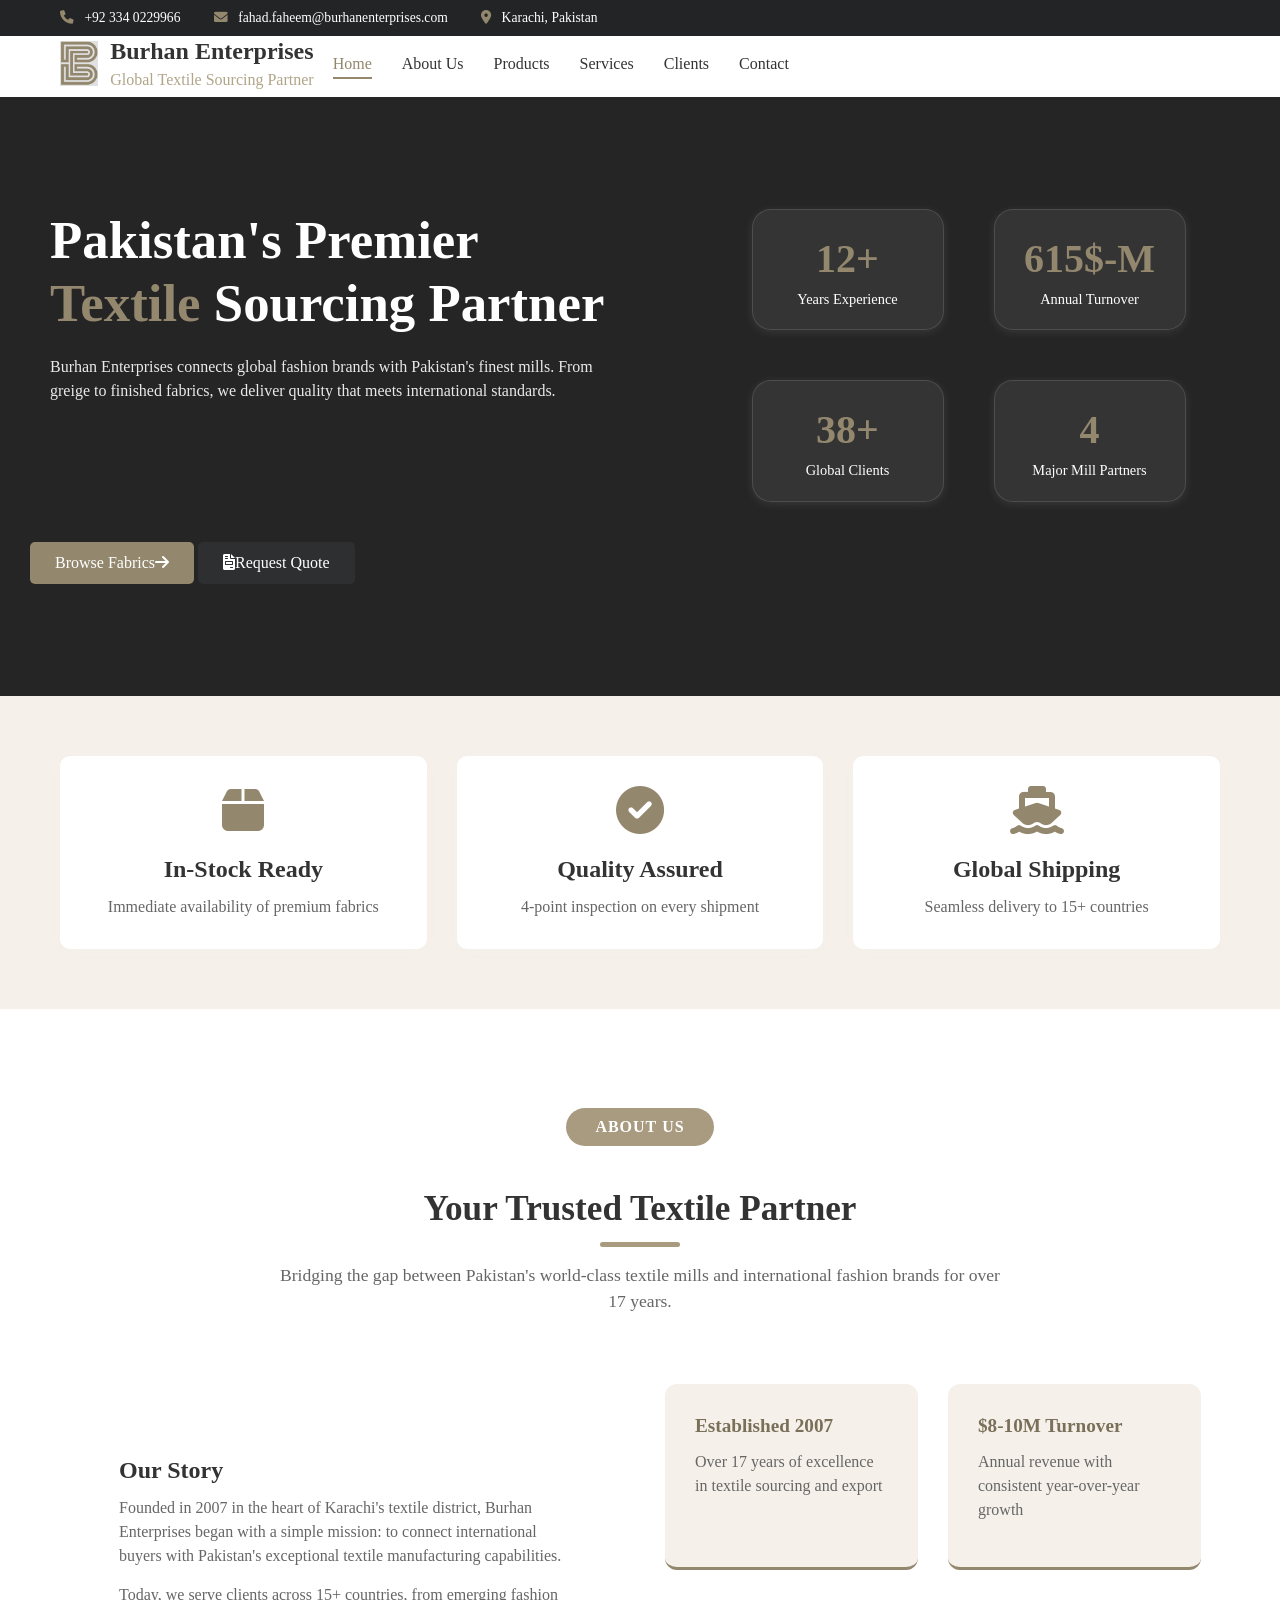
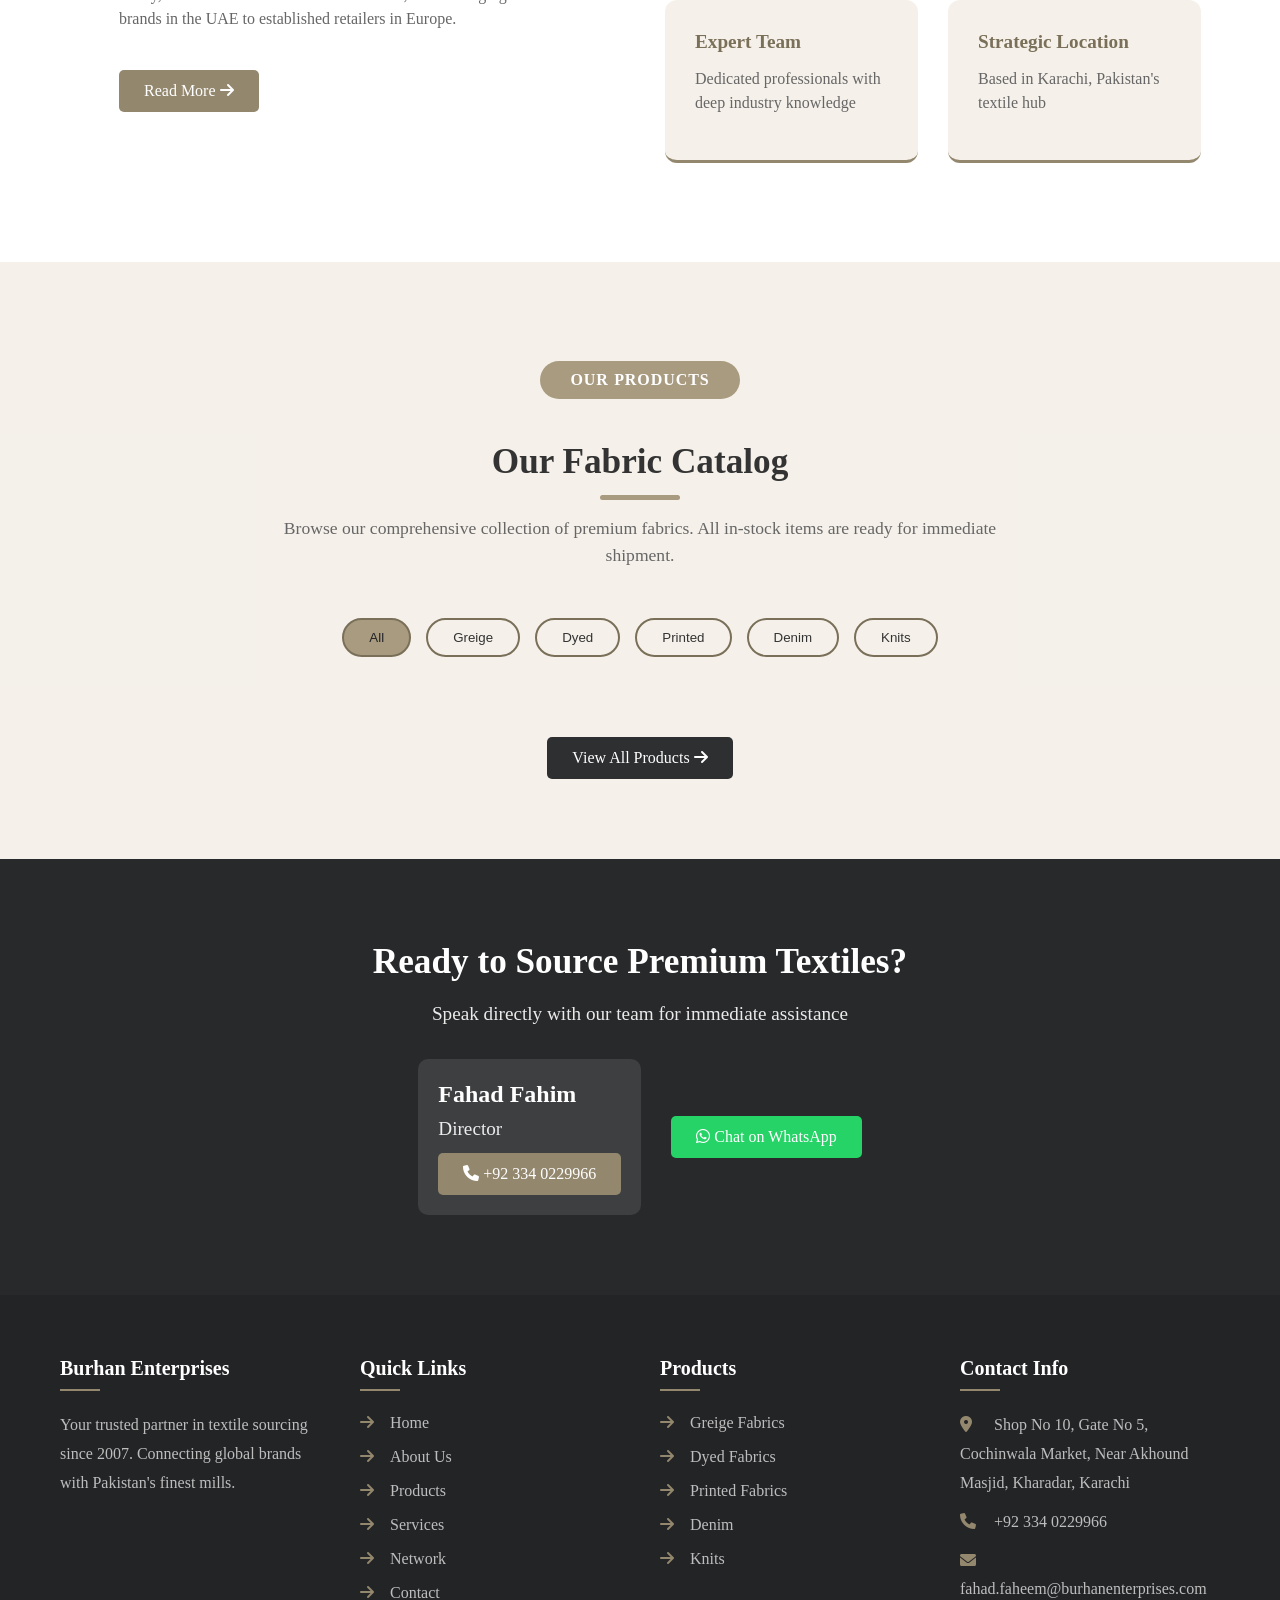
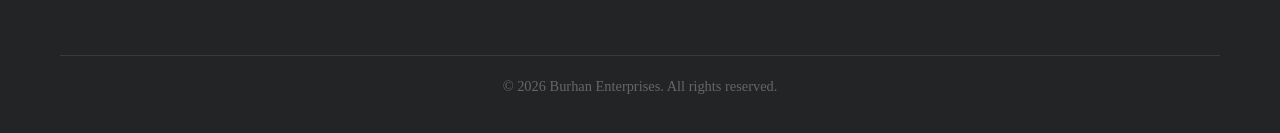
<file: index.html>
<!DOCTYPE html>
<html lang="en">
<head>
    <meta charset="UTF-8">
    <meta name="viewport" content="width=device-width, initial-scale=1.0">
    <title>Burhan Enterprises - Pakistan's Premier Textile Sourcing Partner</title>
    <link rel="stylesheet" href="styles.css">
    <link rel="stylesheet" href="https://cdnjs.cloudflare.com/ajax/libs/font-awesome/6.0.0/css/all.min.css">
</head>
<body>
    <!-- Header Top Bar -->
    <div class="header-top">
        <div class="container">
            <div class="contact-info-top">
                <span><i class="fas fa-phone"></i> +92 334 0229966</span>
                <span><i class="fas fa-envelope"></i> fahad.faheem@burhanenterprises.com</span>
                <span><i class="fas fa-map-marker-alt"></i> Karachi, Pakistan</span>
            </div>
        </div>
    </div>

    <!-- Main Header -->
    <header>
        <div class="container" style="display: flex; gap: 19px; align-items: center;">
            <div class="logo">
                  <img src="images/logo.png" alt="Burhan Enterprises" class="logo-image">
               <div>
                    <h1>Burhan Enterprises</h1>
                    <p>Global Textile Sourcing Partner</p>
               </div>
            </div>
            
            <nav>
                <ul class="nav-menu">
                    <li><a href="index.html" class="active">Home</a></li>
                    <li><a href="about.html">About Us</a></li>
                    <li><a href="products.html">Products</a></li>
                    <li><a href="services.html">Services</a></li>
                    <li><a href="network.html">Clients</a></li>
                    <li><a href="contact.html">Contact</a></li>
                </ul>
            </nav>
            <div class="mobile-menu-btn">
                <i class="fas fa-bars"></i>
            </div>
        </div>
    </header>

    <!-- Hero Section -->
    <section class="hero">
        <div class="container">
            <h2>Pakistan's Premier <strong style="color: var(--accent-color)">Textile </strong>Sourcing Partner</h2>
            <p>Burhan Enterprises connects global fashion brands with Pakistan's finest mills. From greige to finished fabrics, we deliver quality that meets international standards.</p>
        </div>
            <div class="hero-stats">
                <div class="stat-item">
                    <div class="stat-number">17+</div>
                    <div class="stat-label">Years Experience</div>
                </div>
                <div class="stat-item">
                    <div class="stat-number">$8-10M</div>
                    <div class="stat-label">Annual Turnover</div>
                </div>
                <div class="stat-item">
                    <div class="stat-number">50+</div>
                    <div class="stat-label">Global Clients</div>
                </div>
                <div class="stat-item">
                    <div class="stat-number">6</div>
                    <div class="stat-label">Major Mill Partners</div>
                </div>
            </div>
            <div>
                <a href="products.html" class="btn btn-primary">Browse Fabrics<i class="fas fa-arrow-right"></i></a>
                <a href="contact.html" class="btn btn-secondary"><i class="fas fa-file-invoice"></i>Request Quote</a>
            </div>
    </section>

    <!-- Features Section -->
    <section class="features">
        <div class="container">
            <div class="feature-grid">
                <div class="feature-card">
                    <i class="fas fa-box"></i>
                    <h3>In-Stock Ready</h3>
                    <p>Immediate availability of premium fabrics</p>
                </div>
                <div class="feature-card">
                    <i class="fas fa-check-circle"></i>
                    <h3>Quality Assured</h3>
                    <p>4-point inspection on every shipment</p>
                </div>
                <div class="feature-card">
                    <i class="fas fa-ship"></i>
                    <h3>Global Shipping</h3>
                    <p>Seamless delivery to 15+ countries</p>
                </div>
            </div>
        </div>
    </section>

    <!-- About Preview Section -->
    <section class="about-preview">
        <div class="container">
            <div class="eyebrow"> About Us</div>
            <div class="section-title">
                <h2>Your Trusted Textile Partner</h2>
                <p>Bridging the gap between Pakistan's world-class textile mills and international fashion brands for over 17 years.</p>
            </div>
            <div class="about-content">
                <div class="about-text">
                    <h3>Our Story</h3>
                    <p>Founded in 2007 in the heart of Karachi's textile district, Burhan Enterprises began with a simple mission: to connect international buyers with Pakistan's exceptional textile manufacturing capabilities.</p>
                    <p>Today, we serve clients across 15+ countries, from emerging fashion brands in the UAE to established retailers in Europe.</p>
                    <br>
                    <a href="about.html" class="btn btn-primary">Read More <i class="fas fa-arrow-right"></i></a>
                </div>
                <div class="about-stats">
                    <div class="stat-box">
                        <span class="stat-year">Established 2007</span>
                        <p>Over 17 years of excellence in textile sourcing and export</p>
                    </div>
                    <div class="stat-box">
                        <span class="stat-year">$8-10M Turnover</span>
                        <p>Annual revenue with consistent year-over-year growth</p>
                    </div>
                    <div class="stat-box">
                        <span class="stat-year">Expert Team</span>
                        <p>Dedicated professionals with deep industry knowledge</p>
                    </div>
                    <div class="stat-box">
                        <span class="stat-year">Strategic Location</span>
                        <p>Based in Karachi, Pakistan's textile hub</p>
                    </div>
                </div>
            </div>
        </div>
    </section>

    <!-- Products Preview Section -->
    <section class="products-preview">
        <div class="container">
            <div class="eyebrow"> Our Products</div>
            <div class="section-title">
                <h2>Our Fabric Catalog</h2>
                <p>Browse our comprehensive collection of premium fabrics. All in-stock items are ready for immediate shipment.</p>
            </div>
            <div class="product-categories">
                <div class="category-tabs">
                    <button class="category-tab active" data-category="all">All</button>
                    <button class="category-tab" data-category="greige">Greige</button>
                    <button class="category-tab" data-category="dyed">Dyed</button>
                    <button class="category-tab" data-category="printed">Printed</button>
                    <button class="category-tab" data-category="denim">Denim</button>
                    <button class="category-tab" data-category="knits">Knits</button>
                </div>
            </div>
            <div class="product-grid" id="product-grid">
                <!-- Products will be loaded here via JavaScript -->
            </div>
            <div class="text-center">
                <a href="products.html" class="btn btn-secondary">View All Products <i class="fas fa-arrow-right"></i></a>
            </div>
        </div>
    </section>

    <!-- CTA Section -->
    <section class="cta-section">
        <div class="container">
            <h2>Ready to Source Premium Textiles?</h2>
            <p>Speak directly with our team for immediate assistance</p>
            <div class="cta-contact">
                <div class="contact-person">
                    <h3>Fahad Fahim</h3>
                    <p>Director</p>
                    <a href="tel:+923340229966" class="btn btn-primary"><i class="fas fa-phone"></i> +92 334 0229966</a>
                </div>
                <a href="https://wa.me/923340229966" class="btn btn-whatsapp"><i class="fab fa-whatsapp"></i> Chat on WhatsApp</a>
            </div>
        </div>
    </section>

    <!-- Footer -->
    <footer>
        <div class="container">
            <div class="footer-grid">
                <div class="footer-col">
                    <h4>Burhan Enterprises</h4>
                    <p>Your trusted partner in textile sourcing since 2007. Connecting global brands with Pakistan's finest mills.</p>
                </div>
                <div class="footer-col">
                    <h4>Quick Links</h4>
                    <ul>
                        <li><i class="fas fa-arrow-right"></i><a href="index.html">Home</a></li>
                        <li><i class="fas fa-arrow-right"></i><a href="about.html">About Us</a></li>
                        <li><i class="fas fa-arrow-right"></i><a href="products.html">Products</a></li>
                        <li><i class="fas fa-arrow-right"></i><a href="services.html">Services</a></li>
                        <li><i class="fas fa-arrow-right"></i><a href="network.html">Network</a></li>
                        <li><i class="fas fa-arrow-right"></i><a href="contact.html">Contact</a></li>
                    </ul>
                </div>
                <div class="footer-col">
                    <h4>Products</h4>
                    <ul>
                        <li><i class="fas fa-arrow-right"></i><a href="products.html?category=greige">Greige Fabrics</a></li>
                        <li><i class="fas fa-arrow-right"></i><a href="products.html?category=dyed">Dyed Fabrics</a></li>
                        <li><i class="fas fa-arrow-right"></i><a href="products.html?category=printed">Printed Fabrics</a></li>
                        <li><i class="fas fa-arrow-right"></i><a href="products.html?category=denim">Denim</a></li>
                        <li><i class="fas fa-arrow-right"></i><a href="products.html?category=knits">Knits</a></li>
                    </ul>
                </div>
                <div class="footer-col">
                    <h4>Contact Info</h4>
                    <p><i class="fas fa-map-marker-alt"></i> Shop No 10, Gate No 5, Cochinwala Market, Near Akhound Masjid, Kharadar, Karachi</p>
                    <p><i class="fas fa-phone"></i> +92 334 0229966</p>
                    <p><i class="fas fa-envelope"></i> fahad.faheem@burhanenterprises.com</p>
                </div>
            </div>
            <div class="footer-bottom">
                <p>&copy; 2026 Burhan Enterprises. All rights reserved.</p>
            </div>
        </div>
    </footer>

    <script src="script.js"></script>
</body>
</html>
</file>
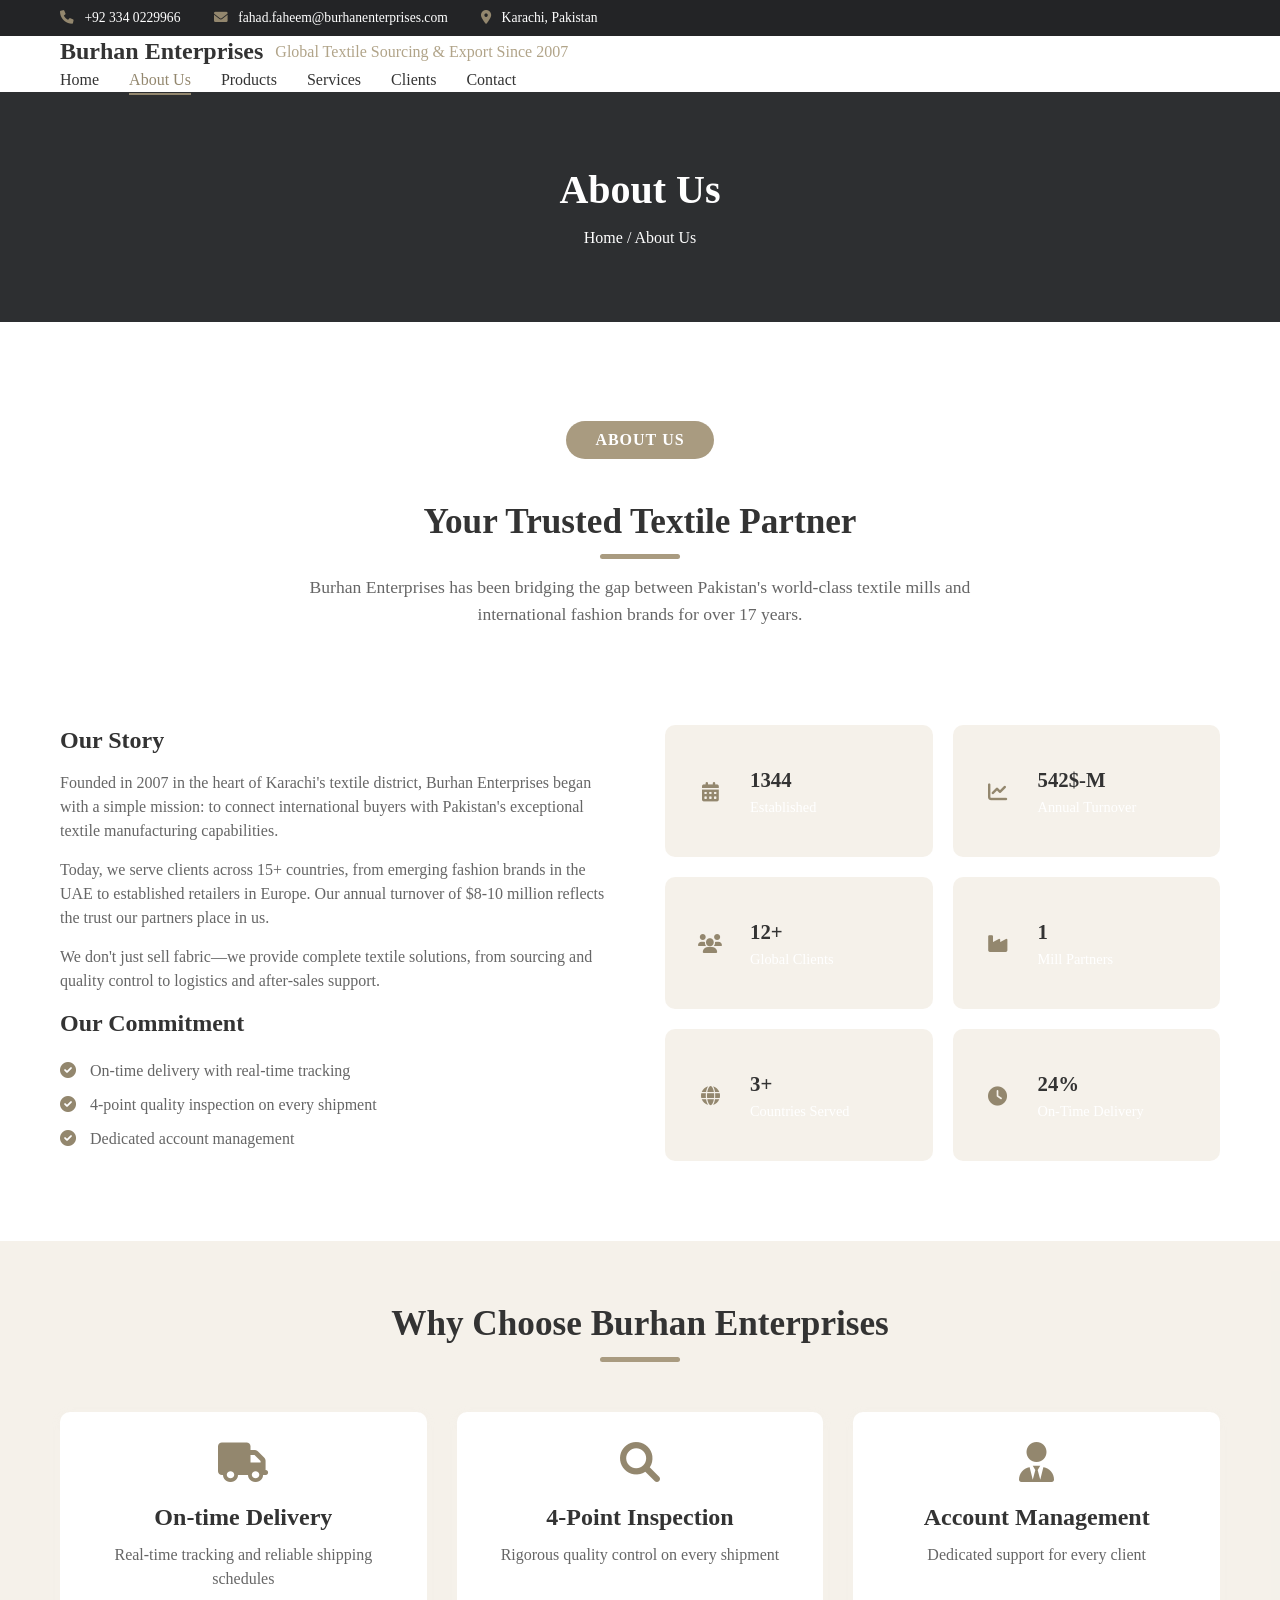
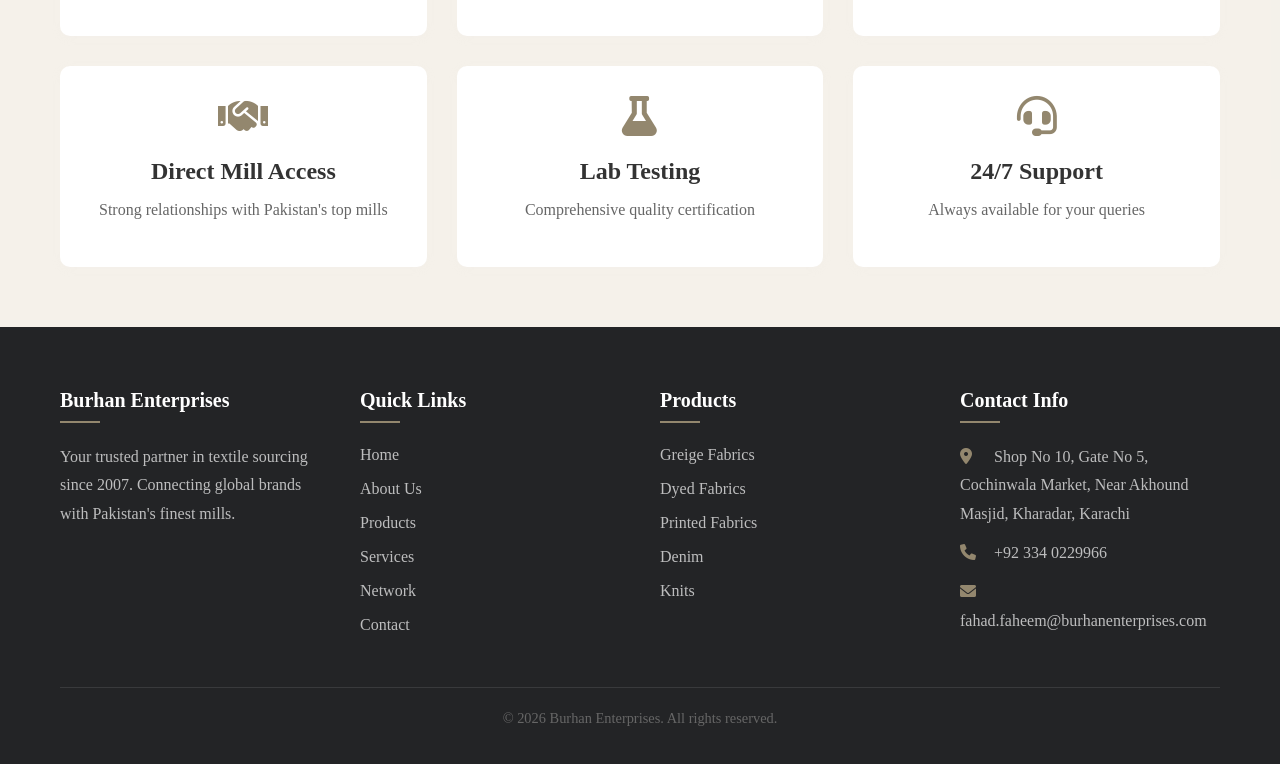
<file: about.html>
<!DOCTYPE html>
<html lang="en">
<head>
    <meta charset="UTF-8">
    <meta name="viewport" content="width=device-width, initial-scale=1.0">
    <title>About Us - Burhan Enterprises</title>
    <link rel="stylesheet" href="styles.css">
    <link rel="stylesheet" href="https://cdnjs.cloudflare.com/ajax/libs/font-awesome/6.0.0/css/all.min.css">
</head>
<body>
    <!-- Header Top Bar  -->
    <div class="header-top">
        <div class="container">
            <div class="contact-info-top">
                <span><i class="fas fa-phone"></i> +92 334 0229966</span>
                <span><i class="fas fa-envelope"></i> fahad.faheem@burhanenterprises.com</span>
                <span><i class="fas fa-map-marker-alt"></i> Karachi, Pakistan</span>
            </div>
        </div>
    </div>

    <!-- Main Header -->
    <header>
        <div class="container">
            <div class="logo">
                <h1>Burhan Enterprises</h1>
                <p>Global Textile Sourcing & Export Since 2007</p>
            </div>
            <nav>
                <ul class="nav-menu">
                    <li><a href="index.html">Home</a></li>
                    <li><a href="about.html" class="active">About Us</a></li>
                    <li><a href="products.html">Products</a></li>
                    <li><a href="services.html">Services</a></li>
                    <li><a href="network.html">Clients</a></li>
                    <li><a href="contact.html">Contact</a></li>
                </ul>
            </nav>
            <div class="mobile-menu-btn">
                <i class="fas fa-bars"></i>
            </div>
        </div>
    </header>

    <!-- Page Banner -->
    <section class="page-banner">
        <div class="container">
            <h1>About Us</h1>
            <div class="breadcrumb">
                <a href="index.html">Home</a> / <span>About Us</span>
            </div>
        </div>
    </section>

    <!-- About Story Section -->
    <section class="about-story">
        <div class="container">
            <div class="eyebrow"> About Us</div>
        <div class="section-title">
            <h2>Your Trusted Textile Partner</h2>
            <p class="lead">Burhan Enterprises has been bridging the gap between Pakistan's world-class textile mills and international fashion brands for over 17 years.</p>
        </div>
        <br>
        <br>
            <div class="story-grid">
                <div class="story-content">                     
                    <h3>Our Story</h3>
                    <p>Founded in 2007 in the heart of Karachi's textile district, Burhan Enterprises began with a simple mission: to connect international buyers with Pakistan's exceptional textile manufacturing capabilities.</p>
                    
                    <p>Today, we serve clients across 15+ countries, from emerging fashion brands in the UAE to established retailers in Europe. Our annual turnover of $8-10 million reflects the trust our partners place in us.</p>
                    
                    <p>We don't just sell fabric—we provide complete textile solutions, from sourcing and quality control to logistics and after-sales support.</p>
                    
                    <h3>Our Commitment</h3>
                    <ul class="commitment-list">
                        <li><i class="fas fa-check-circle"></i> On-time delivery with real-time tracking</li>
                        <li><i class="fas fa-check-circle"></i> 4-point quality inspection on every shipment</li>
                        <li><i class="fas fa-check-circle"></i> Dedicated account management</li>
                    </ul>
                </div>
                <div class="story-stats">
                    <div class="stat-card">
                        <div class="stat-icon"><i class="fas fa-calendar-alt"></i></div>
                        <div class="stat-detail">
                            <span class="stat-value">2007</span>
                            <span class="stat-label">Established</span>
                        </div>
                    </div>
                    <div class="stat-card">
                        <div class="stat-icon"><i class="fas fa-chart-line"></i></div>
                        <div class="stat-detail">
                            <span class="stat-value">$8-10M</span>
                            <span class="stat-label">Annual Turnover</span>
                        </div>
                    </div>
                    <div class="stat-card">
                        <div class="stat-icon"><i class="fas fa-users"></i></div>
                        <div class="stat-detail">
                            <span class="stat-value">50+</span>
                            <span class="stat-label">Global Clients</span>
                        </div>
                    </div>
                    <div class="stat-card">
                        <div class="stat-icon"><i class="fas fa-industry"></i></div>
                        <div class="stat-detail">
                            <span class="stat-value">6</span>
                            <span class="stat-label">Mill Partners</span>
                        </div>
                    </div>
                    <div class="stat-card">
                        <div class="stat-icon"><i class="fas fa-globe"></i></div>
                        <div class="stat-detail">
                            <span class="stat-value">15+</span>
                            <span class="stat-label">Countries Served</span>
                        </div>
                    </div>
                    <div class="stat-card">
                        <div class="stat-icon"><i class="fas fa-clock"></i></div>
                        <div class="stat-detail">
                            <span class="stat-value">99%</span>
                            <span class="stat-label">On-Time Delivery</span>
                        </div>
                    </div>
                </div>
            </div>
        </div>
    </section>

    <!-- Why Choose Us Section -->
    <section class="why-choose-us">
        <div class="container">
            <div class="section-title">
                <h2>Why Choose Burhan Enterprises</h2>
            </div>
            <div class="features-grid">
                <div class="feature-box">
                    <i class="fas fa-truck"></i>
                    <h3>On-time Delivery</h3>
                    <p>Real-time tracking and reliable shipping schedules</p>
                </div>
                <div class="feature-box">
                    <i class="fas fa-search"></i>
                    <h3>4-Point Inspection</h3>
                    <p>Rigorous quality control on every shipment</p>
                </div>
                <div class="feature-box">
                    <i class="fas fa-user-tie"></i>
                    <h3>Account Management</h3>
                    <p>Dedicated support for every client</p>
                </div>
                <div class="feature-box">
                    <i class="fas fa-handshake"></i>
                    <h3>Direct Mill Access</h3>
                    <p>Strong relationships with Pakistan's top mills</p>
                </div>
                <div class="feature-box">
                    <i class="fas fa-flask"></i>
                    <h3>Lab Testing</h3>
                    <p>Comprehensive quality certification</p>
                </div>
                <div class="feature-box">
                    <i class="fas fa-headset"></i>
                    <h3>24/7 Support</h3>
                    <p>Always available for your queries</p>
                </div>
            </div>
        </div>
    </section>

    <!-- Footer -->
    <footer>
        <div class="container">
            <div class="footer-grid">
                <div class="footer-col">
                    <h4>Burhan Enterprises</h4>
                    <p>Your trusted partner in textile sourcing since 2007. Connecting global brands with Pakistan's finest mills.</p>
                </div>
                <div class="footer-col">
                    <h4>Quick Links</h4>
                    <ul>
                        <li><a href="index.html">Home</a></li>
                        <li><a href="about.html">About Us</a></li>
                        <li><a href="products.html">Products</a></li>
                        <li><a href="services.html">Services</a></li>
                        <li><a href="network.html">Network</a></li>
                        <li><a href="contact.html">Contact</a></li>
                    </ul>
                </div>
                <div class="footer-col">
                    <h4>Products</h4>
                    <ul>
                        <li><a href="products.html?category=greige">Greige Fabrics</a></li>
                        <li><a href="products.html?category=dyed">Dyed Fabrics</a></li>
                        <li><a href="products.html?category=printed">Printed Fabrics</a></li>
                        <li><a href="products.html?category=denim">Denim</a></li>
                        <li><a href="products.html?category=knits">Knits</a></li>
                    </ul>
                </div>
                <div class="footer-col">
                    <h4>Contact Info</h4>
                    <p><i class="fas fa-map-marker-alt"></i> Shop No 10, Gate No 5, Cochinwala Market, Near Akhound Masjid, Kharadar, Karachi</p>
                    <p><i class="fas fa-phone"></i> +92 334 0229966</p>
                    <p><i class="fas fa-envelope"></i> fahad.faheem@burhanenterprises.com</p>
                </div>
            </div>
            <div class="footer-bottom">
                <p>&copy; 2026 Burhan Enterprises. All rights reserved.</p>
            </div>
        </div>
    </footer>

    <script src="script.js"></script>
</body>
</html>
</file>
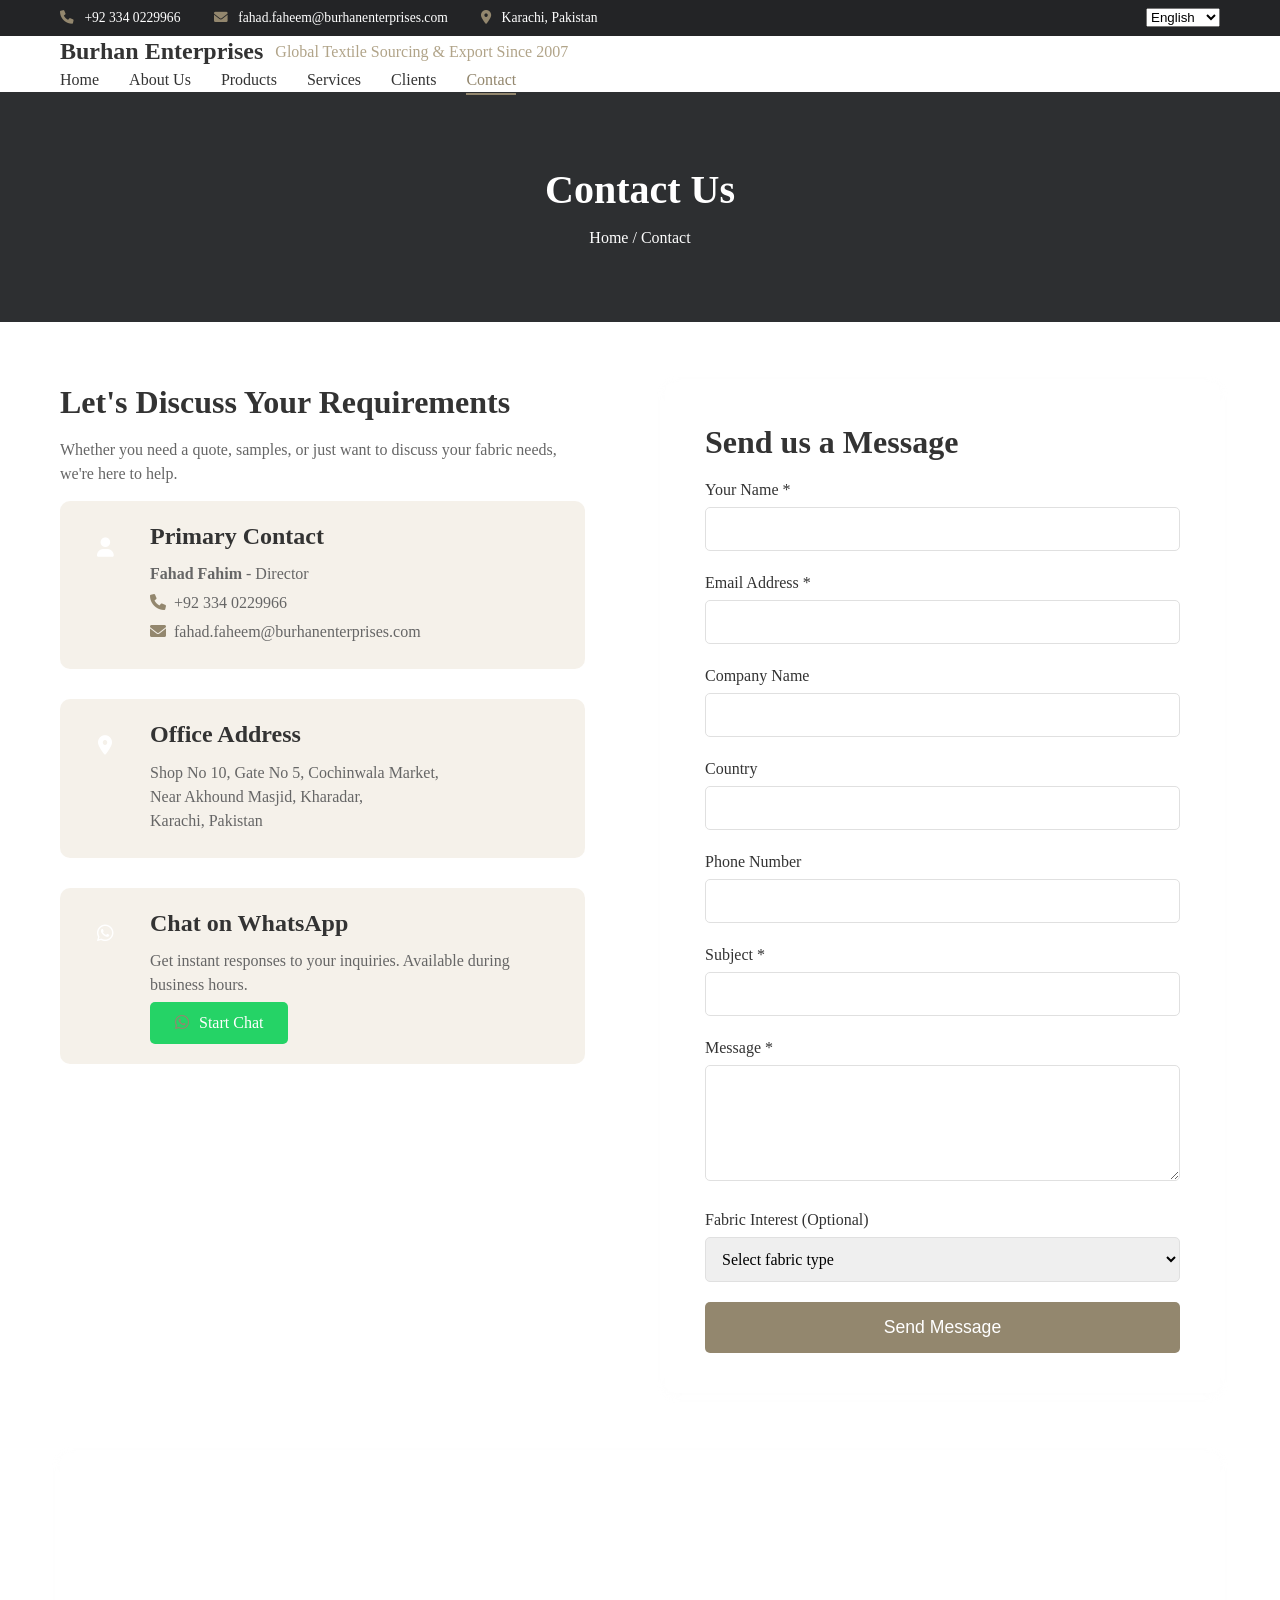
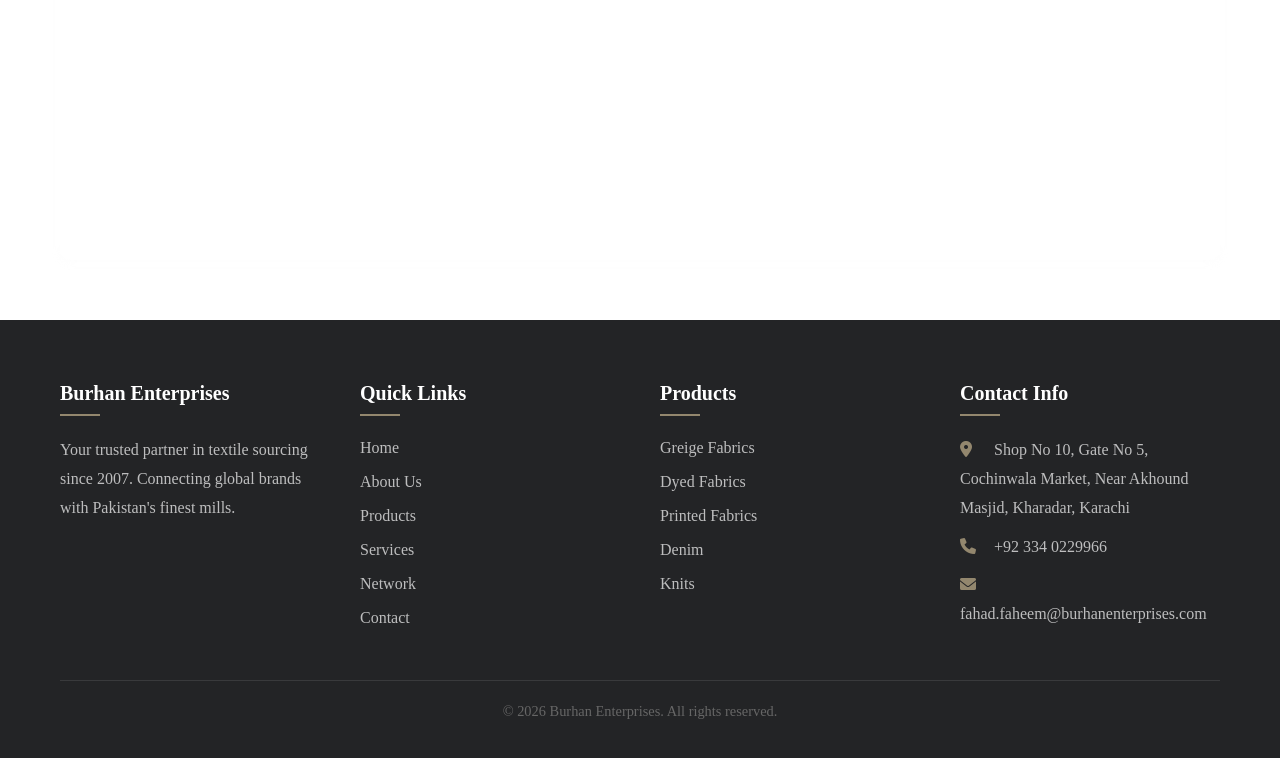
<file: contact.html>
<!DOCTYPE html>
<html lang="en">
<head>
    <meta charset="UTF-8">
    <meta name="viewport" content="width=device-width, initial-scale=1.0">
    <title>Contact Us - Burhan Enterprises</title>
    <link rel="stylesheet" href="styles.css">
    <link rel="stylesheet" href="https://cdnjs.cloudflare.com/ajax/libs/font-awesome/6.0.0/css/all.min.css">
</head>
<body>
     <!-- Header Top Bar -->
    <div class="header-top">
        <div class="container">
            <div class="contact-info-top">
                <span><i class="fas fa-phone"></i> +92 334 0229966</span>
                <span><i class="fas fa-envelope"></i> fahad.faheem@burhanenterprises.com</span>
                <span><i class="fas fa-map-marker-alt"></i> Karachi, Pakistan</span>
            </div>
            <div class="language-selector">
                <select>
                    <option value="en">English</option>
                    <option value="zh">简体中文</option>
                </select>
            </div>
        </div>
    </div>

    <!-- Main Header -->
    <header>
        <div class="container">
            <div class="logo">
                <h1>Burhan Enterprises</h1>
                <p>Global Textile Sourcing & Export Since 2007</p>
            </div>
            <nav>
                <ul class="nav-menu">
                    <li><a href="index.html">Home</a></li>
                    <li><a href="about.html">About Us</a></li>
                    <li><a href="products.html">Products</a></li>
                    <li><a href="services.html">Services</a></li>
                    <li><a href="network.html">Clients</a></li>
                    <li><a href="contact.html"class="active">Contact</a></li>
                </ul>
            </nav>
            <div class="mobile-menu-btn">
                <i class="fas fa-bars"></i>
            </div>
        </div>
    </header>
    
    <!-- Page Banner -->
    <section class="page-banner">
        <div class="container">
            <h1>Contact Us</h1>
            <div class="breadcrumb">
                <a href="index.html">Home</a> / <span>Contact</span>
            </div>
        </div>
    </section>

    <!-- Contact Section -->
    <section class="contact-section">
        <div class="container">
            <div class="contact-grid">
                <!-- Contact Information -->
                <div class="contact-info">
                    <h2>Let's Discuss Your Requirements</h2>
                    <p>Whether you need a quote, samples, or just want to discuss your fabric needs, we're here to help.</p>

                    <div class="info-card">
                        <div class="info-icon">
                            <i class="fas fa-user"></i>
                        </div>
                        <div class="info-details">
                            <h3>Primary Contact</h3>
                            <p><strong>Fahad Fahim</strong> - Director</p>
                            <p><i class="fas fa-phone"></i> +92 334 0229966</p>
                            <p><i class="fas fa-envelope"></i> fahad.faheem@burhanenterprises.com</p>
                        </div>
                    </div>

                    <div class="info-card">
                        <div class="info-icon">
                            <i class="fas fa-map-marker-alt"></i>
                        </div>
                        <div class="info-details">
                            <h3>Office Address</h3>
                            <p>Shop No 10, Gate No 5, Cochinwala Market,<br>
                            Near Akhound Masjid, Kharadar,<br>
                            Karachi, Pakistan</p>
                        </div>
                    </div>

                    <div class="info-card">
                        <div class="info-icon">
                            <i class="fab fa-whatsapp"></i>
                        </div>
                        <div class="info-details">
                            <h3>Chat on WhatsApp</h3>
                            <p>Get instant responses to your inquiries. Available during business hours.</p>
                            <a href="https://wa.me/923340229966" class="btn btn-whatsapp">
                                <i class="fab fa-whatsapp"></i> Start Chat
                            </a>
                        </div>
                    </div>
                </div>

                <!-- Contact Form -->
                <div class="contact-form-container">
                    <h2>Send us a Message</h2>
                    <form class="contact-form" id="contactForm">
                        <div class="form-group">
                            <label for="name">Your Name *</label>
                            <input type="text" id="name" name="name" required>
                        </div>

                        <div class="form-group">
                            <label for="email">Email Address *</label>
                            <input type="email" id="email" name="email" required>
                        </div>

                        <div class="form-group">
                            <label for="company">Company Name</label>
                            <input type="text" id="company" name="company">
                        </div>

                        <div class="form-group">
                            <label for="country">Country</label>
                            <input type="text" id="country" name="country">
                        </div>

                        <div class="form-group">
                            <label for="phone">Phone Number</label>
                            <input type="tel" id="phone" name="phone">
                        </div>

                        <div class="form-group">
                            <label for="subject">Subject *</label>
                            <input type="text" id="subject" name="subject" required>
                        </div>

                        <div class="form-group">
                            <label for="message">Message *</label>
                            <textarea id="message" name="message" rows="5" required></textarea>
                        </div>

                        <div class="form-group">
                            <label for="fabric-interest">Fabric Interest (Optional)</label>
                            <select id="fabric-interest" name="fabric-interest">
                                <option value="">Select fabric type</option>
                                <option value="greige">Greige Fabrics</option>
                                <option value="dyed">Dyed Fabrics</option>
                                <option value="printed">Printed Fabrics</option>
                                <option value="denim">Denim</option>
                                <option value="knits">Knits</option>
                                <option value="other">Other</option>
                            </select>
                        </div>

                        <button type="submit" class="btn btn-primary btn-submit">Send Message</button>
                    </form>
                </div>
            </div>
        </div>
    </section>

    <!-- Map Section -->
    <section class="map-section">
        <div class="container">
            <div class="map-placeholder">
                <iframe 
                    src="https://www.google.com/maps/embed?pb=!1m18!1m12!1m3!1d3620.0190574162855!2d67.002345!3d24.860734!2m3!1f0!2f0!3f0!3m2!1i1024!2i768!4f13.1!3m3!1m2!1s0x3eb33e03b1f3b1b3%3A0x8b5e5b5e5b5e5b5e!2sKarachi!5e0!3m2!1sen!2s!4v1234567890" 
                    width="100%" 
                    height="400" 
                    style="border:0;" 
                    allowfullscreen="" 
                    loading="lazy">
                </iframe>
            </div>
        </div>
    </section>

    <!-- Footer -->
    <footer>
        <div class="container">
            <div class="footer-grid">
                <div class="footer-col">
                    <h4>Burhan Enterprises</h4>
                    <p>Your trusted partner in textile sourcing since 2007. Connecting global brands with Pakistan's finest mills.</p>
                </div>
                <div class="footer-col">
                    <h4>Quick Links</h4>
                    <ul>
                        <li><a href="index.html">Home</a></li>
                        <li><a href="about.html">About Us</a></li>
                        <li><a href="products.html">Products</a></li>
                        <li><a href="services.html">Services</a></li>
                        <li><a href="network.html">Network</a></li>
                        <li><a href="contact.html">Contact</a></li>
                    </ul>
                </div>
                <div class="footer-col">
                    <h4>Products</h4>
                    <ul>
                        <li><a href="products.html?category=greige">Greige Fabrics</a></li>
                        <li><a href="products.html?category=dyed">Dyed Fabrics</a></li>
                        <li><a href="products.html?category=printed">Printed Fabrics</a></li>
                        <li><a href="products.html?category=denim">Denim</a></li>
                        <li><a href="products.html?category=knits">Knits</a></li>
                    </ul>
                </div>
                <div class="footer-col">
                    <h4>Contact Info</h4>
                    <p><i class="fas fa-map-marker-alt"></i> Shop No 10, Gate No 5, Cochinwala Market, Near Akhound Masjid, Kharadar, Karachi</p>
                    <p><i class="fas fa-phone"></i> +92 334 0229966</p>
                    <p><i class="fas fa-envelope"></i> fahad.faheem@burhanenterprises.com</p>
                </div>
            </div>
            <div class="footer-bottom">
                <p>&copy; 2026 Burhan Enterprises. All rights reserved.</p>
            </div>
        </div>
    </footer>

    <script src="script.js"></script>
</body>
</html>
</file>
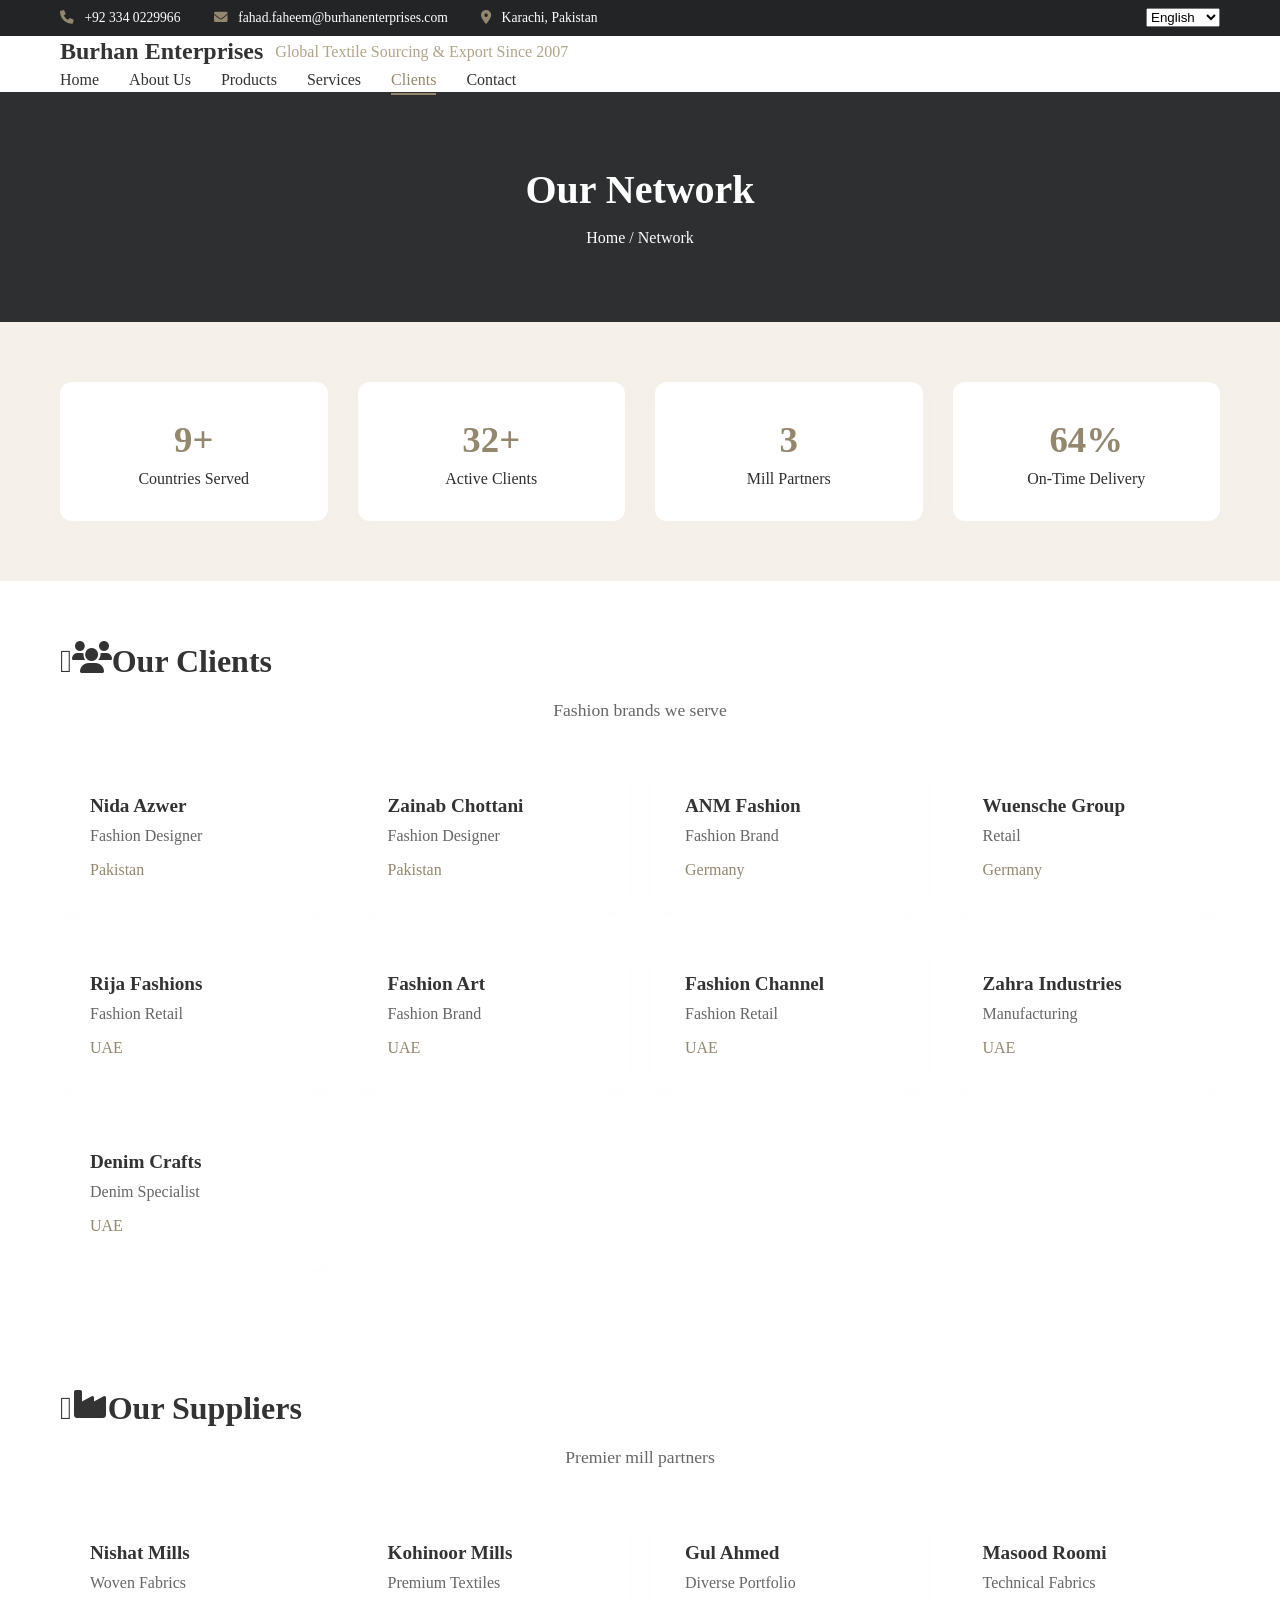
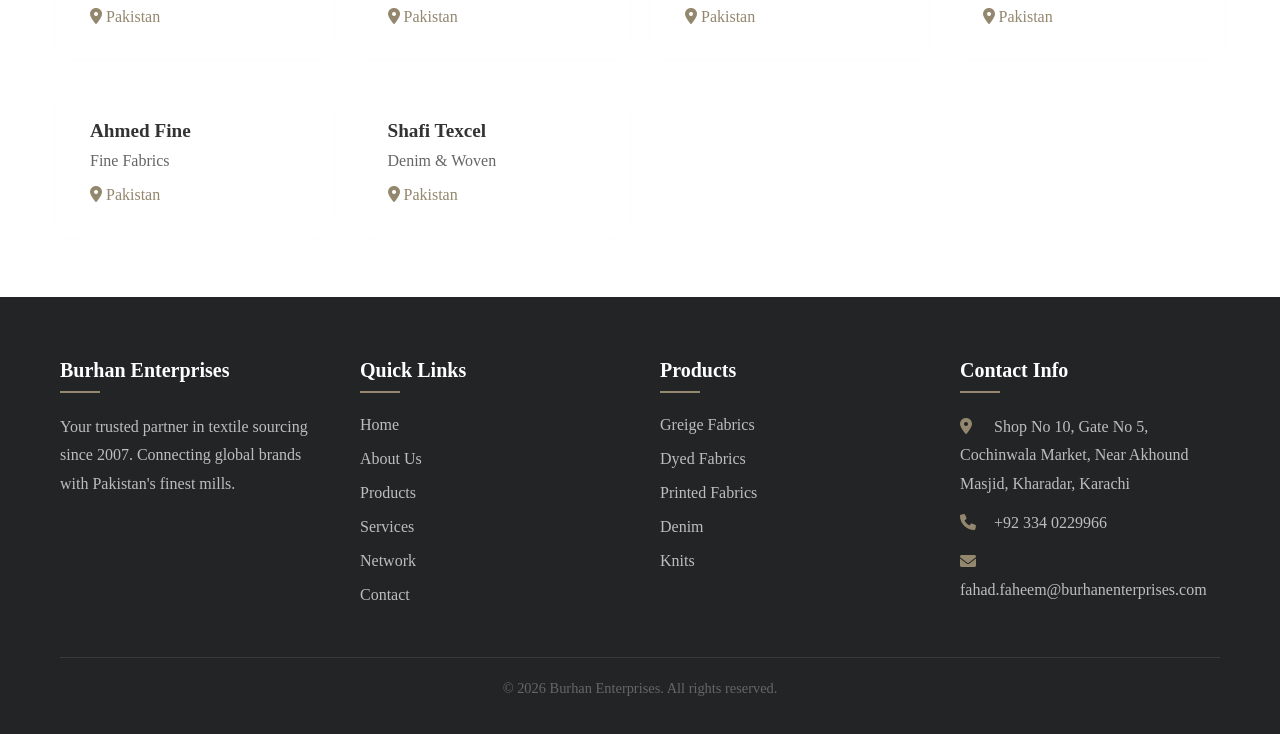
<file: network.html>
<!DOCTYPE html>
<html lang="en">
<head>
    <meta charset="UTF-8">
    <meta name="viewport" content="width=device-width, initial-scale=1.0">
    <title>Our Network - Burhan Enterprises</title>
    <link rel="stylesheet" href="styles.css">
    <link rel="stylesheet" href="https://cdnjs.cloudflare.com/ajax/libs/font-awesome/6.0.0/css/all.min.css">
</head>
<body>
      <!-- Header Top Bar -->
    <div class="header-top">
        <div class="container">
            <div class="contact-info-top">
                <span><i class="fas fa-phone"></i> +92 334 0229966</span>
                <span><i class="fas fa-envelope"></i> fahad.faheem@burhanenterprises.com</span>
                <span><i class="fas fa-map-marker-alt"></i> Karachi, Pakistan</span>
            </div>
            <div class="language-selector">
                <select>
                    <option value="en">English</option>
                    <option value="zh">简体中文</option>
                </select>
            </div>
        </div>
    </div>

    <!-- Main Header -->
    <header>
        <div class="container">
            <div class="logo">
                <h1>Burhan Enterprises</h1>
                <p>Global Textile Sourcing & Export Since 2007</p>
            </div>
            <nav>
                <ul class="nav-menu">
                    <li><a href="index.html">Home</a></li>
                    <li><a href="about.html">About Us</a></li>
                    <li><a href="products.html">Products</a></li>
                    <li><a href="services.html">Services</a></li>
                    <li><a href="network.html" class="active">Clients</a></li>
                    <li><a href="contact.html">Contact</a></li>
                </ul>
            </nav>
            <div class="mobile-menu-btn">
                <i class="fas fa-bars"></i>
            </div>
        </div>
    </header>
    
    <!-- Page Banner -->
    <section class="page-banner">
        <div class="container">
            <h1>Our Network</h1>
            <div class="breadcrumb">
                <a href="index.html">Home</a> / <span>Network</span>
            </div>
        </div>
    </section>

    <!-- Network Stats -->
    <section class="network-stats">
        <div class="container">
            <div class="stats-grid">
                <div class="stat-item-large">
                    <span class="stat-number">15+</span>
                    <span class="stat-label">Countries Served</span>
                </div>
                <div class="stat-item-large">
                    <span class="stat-number">50+</span>
                    <span class="stat-label">Active Clients</span>
                </div>
                <div class="stat-item-large">
                    <span class="stat-number">6</span>
                    <span class="stat-label">Mill Partners</span>
                </div>
                <div class="stat-item-large">
                    <span class="stat-number">99%</span>
                    <span class="stat-label">On-Time Delivery</span>
                </div>
            </div>
        </div>
    </section>

    <!-- Our Clients -->
    <section class="our-clients">
        <div class="container">
             <h2 class="fa-heading"><i class="fas fa-users"></i>Our Clients</h2>
            <p class="section-subtitle">Fashion brands we serve</p>
            
            <div class="clients-grid">
                <!-- Pakistan Clients -->
                <div class="client-card">
                    <h3>Nida Azwer</h3>
                    <p>Fashion Designer</p>
                    <span class="client-country">Pakistan</span>
                </div>
                
                <div class="client-card">
                    <h3>Zainab Chottani</h3>
                    <p>Fashion Designer</p>
                    <span class="client-country">Pakistan</span>
                </div>

                <!-- Germany Clients -->
                <div class="client-card">
                    <h3>ANM Fashion</h3>
                    <p>Fashion Brand</p>
                    <span class="client-country">Germany</span>
                </div>

                <div class="client-card">
                    <h3>Wuensche Group</h3>
                    <p>Retail</p>
                    <span class="client-country">Germany</span>
                </div>

                <!-- UAE Clients -->
                <div class="client-card">
                    <h3>Rija Fashions</h3>
                    <p>Fashion Retail</p>
                    <span class="client-country">UAE</span>
                </div>

                <div class="client-card">
                    <h3>Fashion Art</h3>
                    <p>Fashion Brand</p>
                    <span class="client-country">UAE</span>
                </div>

                <div class="client-card">
                    <h3>Fashion Channel</h3>
                    <p>Fashion Retail</p>
                    <span class="client-country">UAE</span>
                </div>

                <div class="client-card">
                    <h3>Zahra Industries</h3>
                    <p>Manufacturing</p>
                    <span class="client-country">UAE</span>
                </div>

                <div class="client-card">
                    <h3>Denim Crafts</h3>
                    <p>Denim Specialist</p>
                    <span class="client-country">UAE</span>
                </div>
            </div>
        </div>
    </section>

    <!-- Our Suppliers -->
    <section class="our-suppliers">
        <div class="container">
            <h2 class="fa-heading"><i class="fas fa-industry"></i>Our Suppliers</h2>
            <p class="section-subtitle">Premier mill partners</p>
            
            <div class="suppliers-grid">
                <div class="supplier-card">
                    <h3>Nishat Mills</h3>
                    <p>Woven Fabrics</p>
                    <span class="client-country"><i class="fas fa-location-dot"></i>  Pakistan</span>
                </div>

                <div class="supplier-card">
                    <h3>Kohinoor Mills</h3>
                    <p>Premium Textiles</p>
                    <span class="client-country"><i class="fas fa-map-marker-alt"></i>  Pakistan</span>
                </div>

                <div class="supplier-card">
                    <h3>Gul Ahmed</h3>
                    <p>Diverse Portfolio</p>
                    <span class="client-country"><i class="fas fa-map-marker-alt"></i>  Pakistan</span>
                </div>

                <div class="supplier-card">
                    <h3>Masood Roomi</h3>
                    <p>Technical Fabrics</p>
                    <span class="client-country"><i class="fas fa-map-marker-alt"></i>  Pakistan</span>
                </div>

                <div class="supplier-card">
                    <h3>Ahmed Fine</h3>
                    <p>Fine Fabrics</p>
                    <span class="client-country"><i class="fas fa-map-marker-alt"></i>  Pakistan</span>
                </div>

                <div class="supplier-card">
                    <h3>Shafi Texcel</h3>
                    <p>Denim & Woven</p>
                    <span class="client-country"><i class="fas fa-map-marker-alt"></i>  Pakistan</span>
                </div>
            </div>
        </div>
    </section>

    <!-- Footer -->
    <footer>
        <div class="container">
            <div class="footer-grid">
                <div class="footer-col">
                    <h4>Burhan Enterprises</h4>
                    <p>Your trusted partner in textile sourcing since 2007. Connecting global brands with Pakistan's finest mills.</p>
                </div>
                <div class="footer-col">
                    <h4>Quick Links</h4>
                    <ul>
                        <li><a href="index.html">Home</a></li>
                        <li><a href="about.html">About Us</a></li>
                        <li><a href="products.html">Products</a></li>
                        <li><a href="services.html">Services</a></li>
                        <li><a href="network.html">Network</a></li>
                        <li><a href="contact.html">Contact</a></li>
                    </ul>
                </div>
                <div class="footer-col">
                    <h4>Products</h4>
                    <ul>
                        <li><a href="products.html?category=greige">Greige Fabrics</a></li>
                        <li><a href="products.html?category=dyed">Dyed Fabrics</a></li>
                        <li><a href="products.html?category=printed">Printed Fabrics</a></li>
                        <li><a href="products.html?category=denim">Denim</a></li>
                        <li><a href="products.html?category=knits">Knits</a></li>
                    </ul>
                </div>
                <div class="footer-col">
                    <h4>Contact Info</h4>
                    <p><i class="fas fa-map-marker-alt"></i> Shop No 10, Gate No 5, Cochinwala Market, Near Akhound Masjid, Kharadar, Karachi</p>
                    <p><i class="fas fa-phone"></i> +92 334 0229966</p>
                    <p><i class="fas fa-envelope"></i> fahad.faheem@burhanenterprises.com</p>
                </div>
            </div>
            <div class="footer-bottom">
                <p>&copy; 2026 Burhan Enterprises. All rights reserved.</p>
            </div>
        </div>
    </footer>

    <script src="script.js"></script>
</body>
</html>
</file>
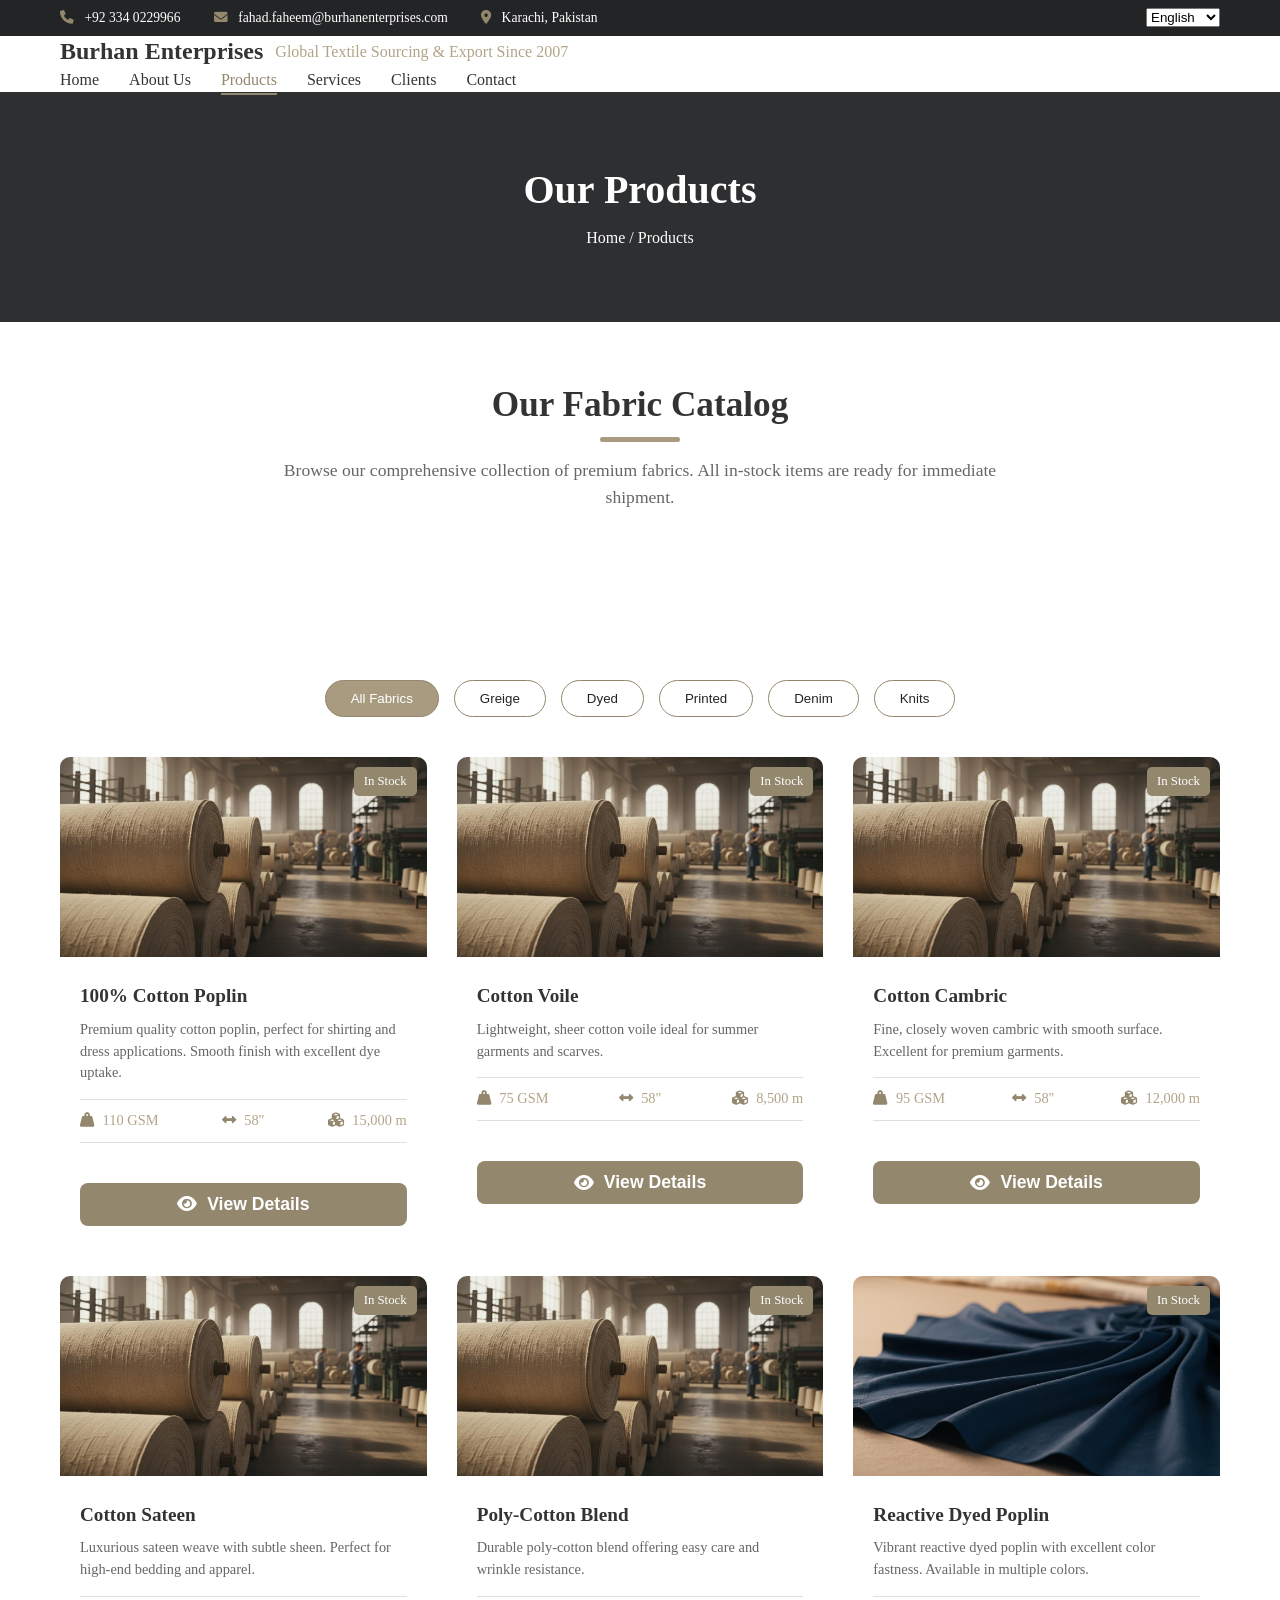
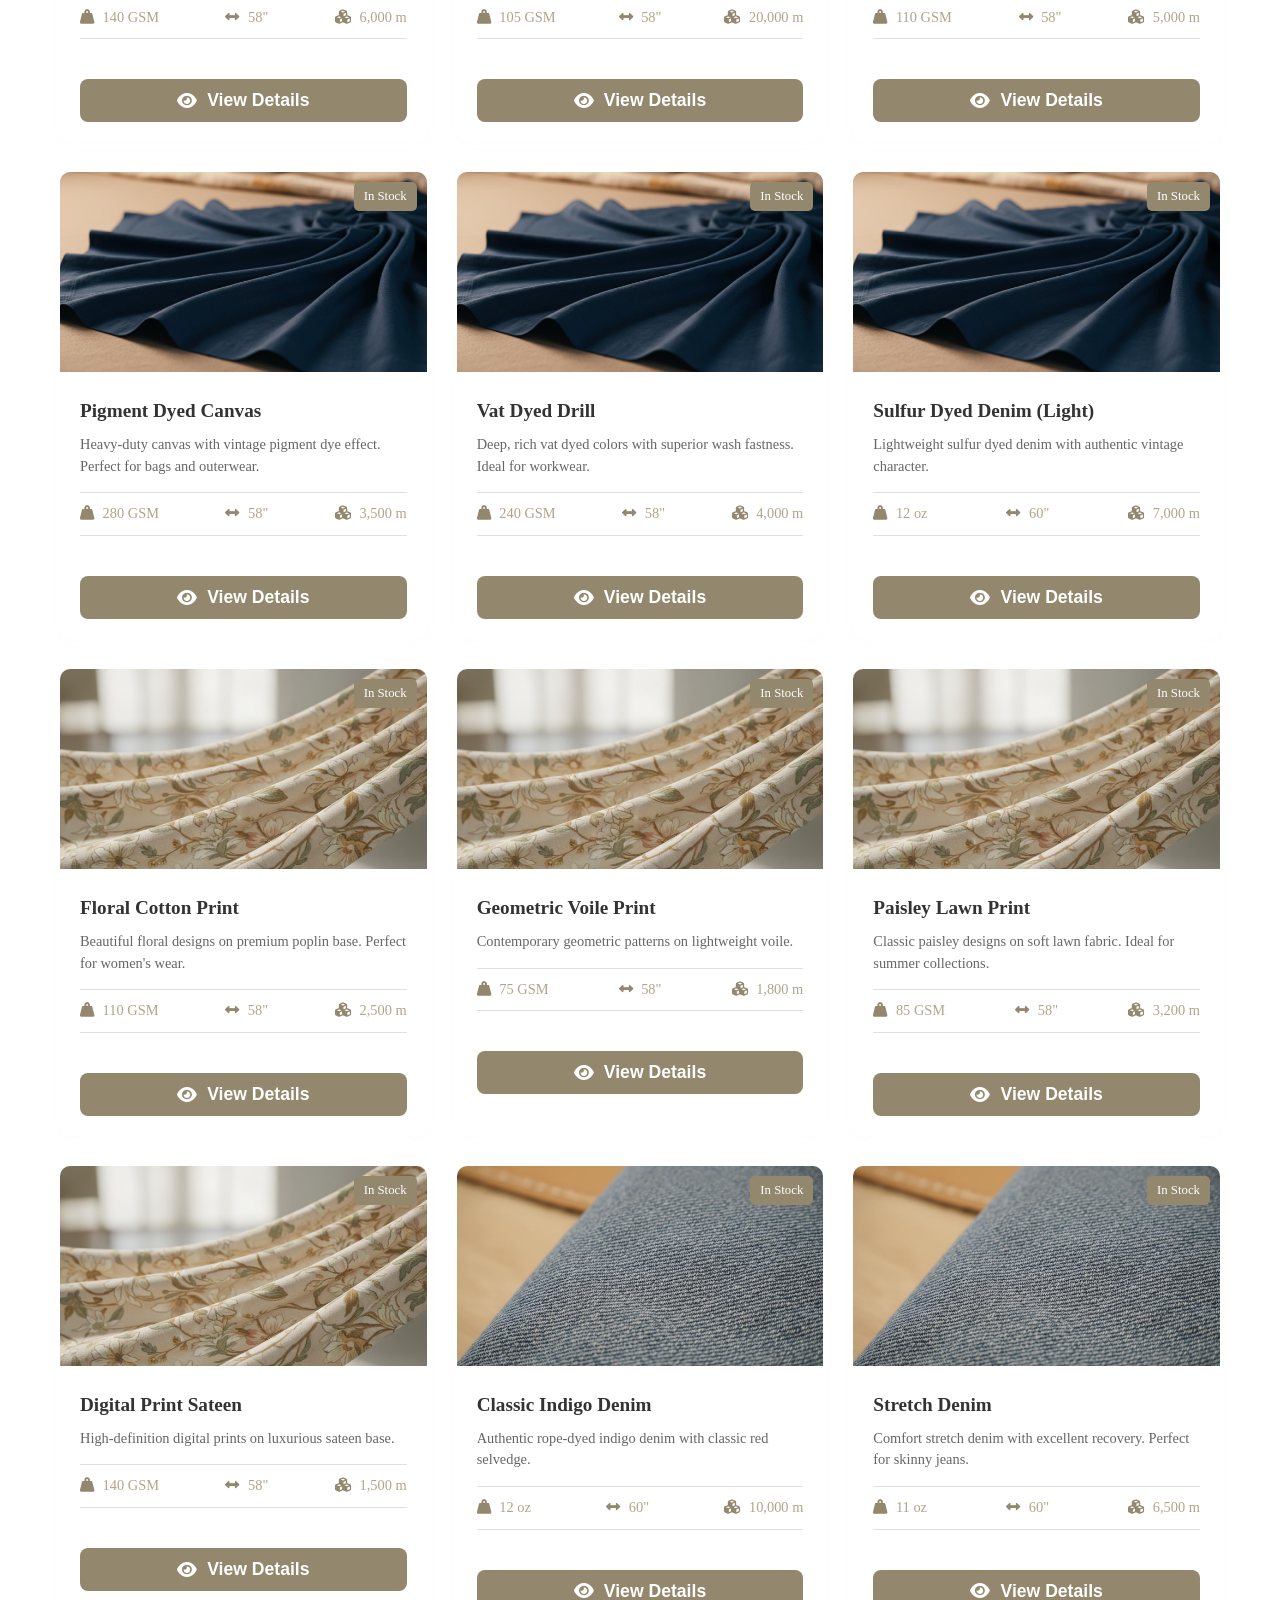
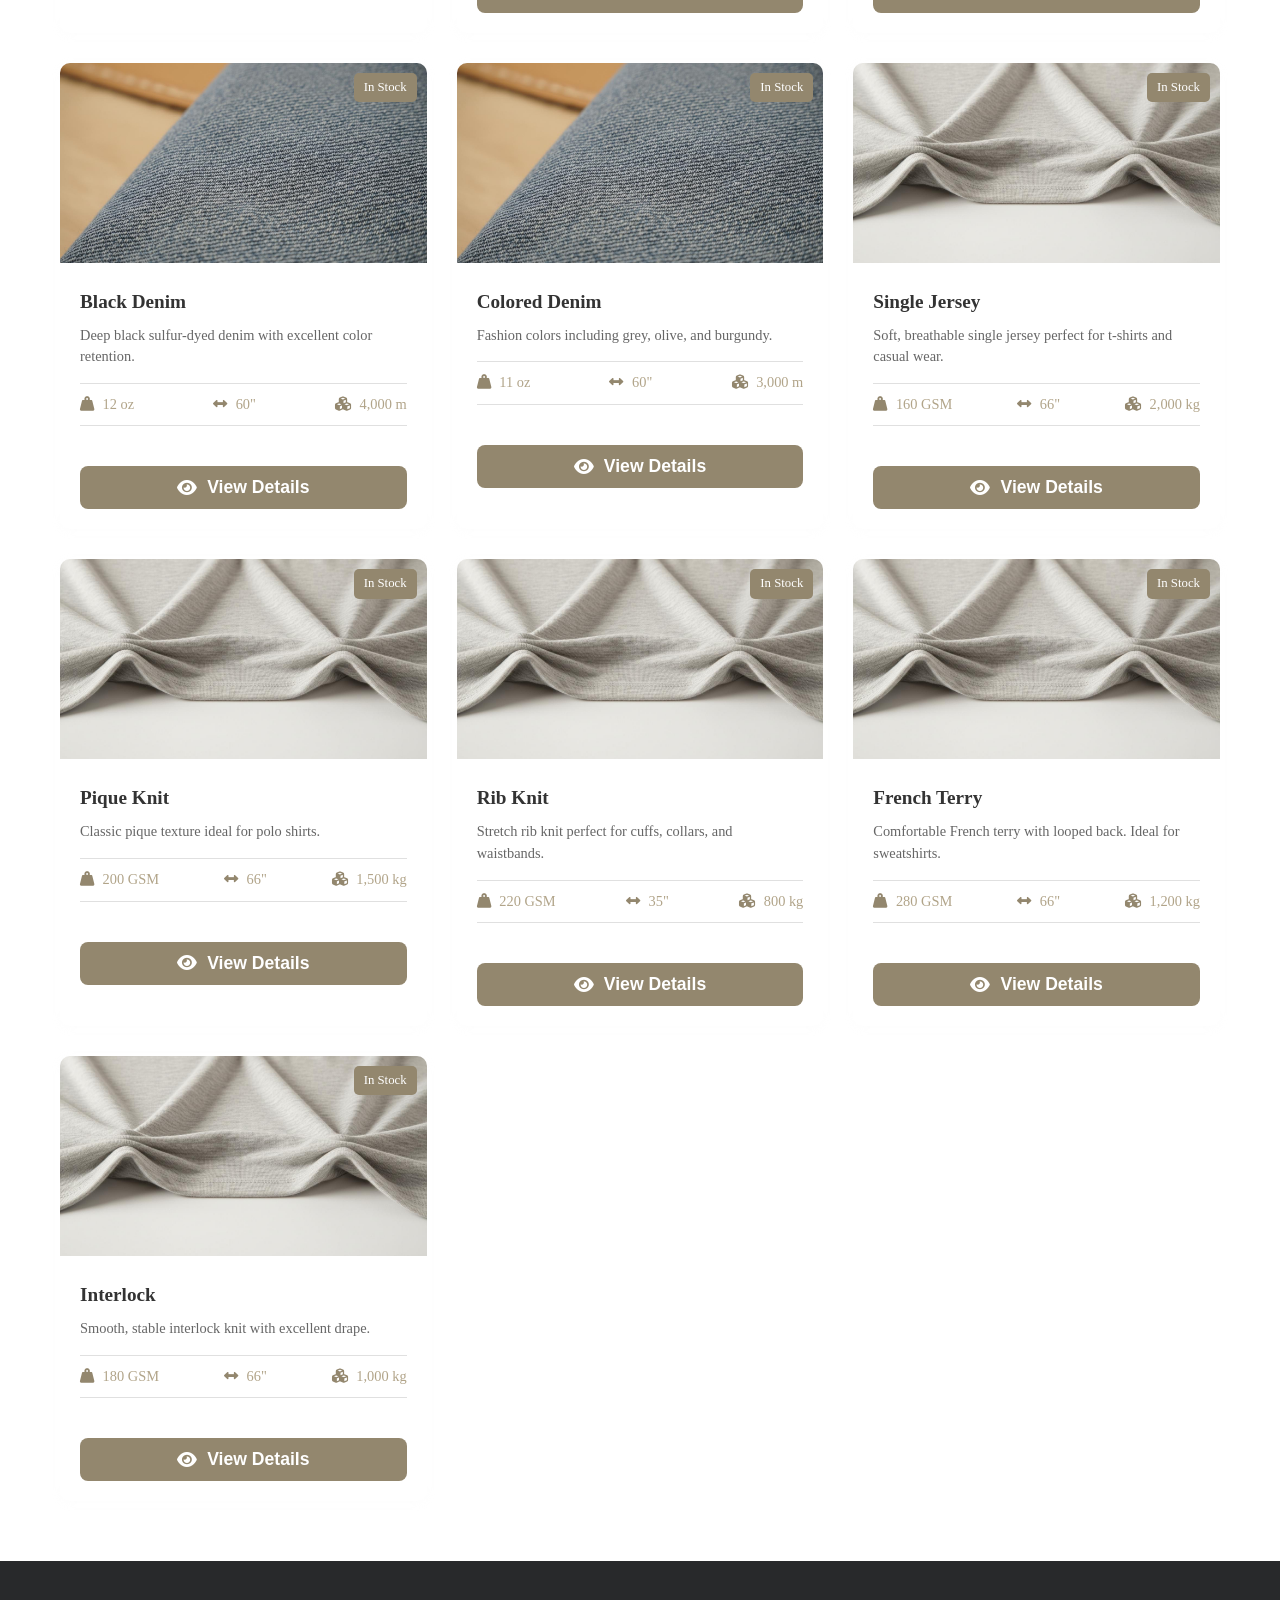
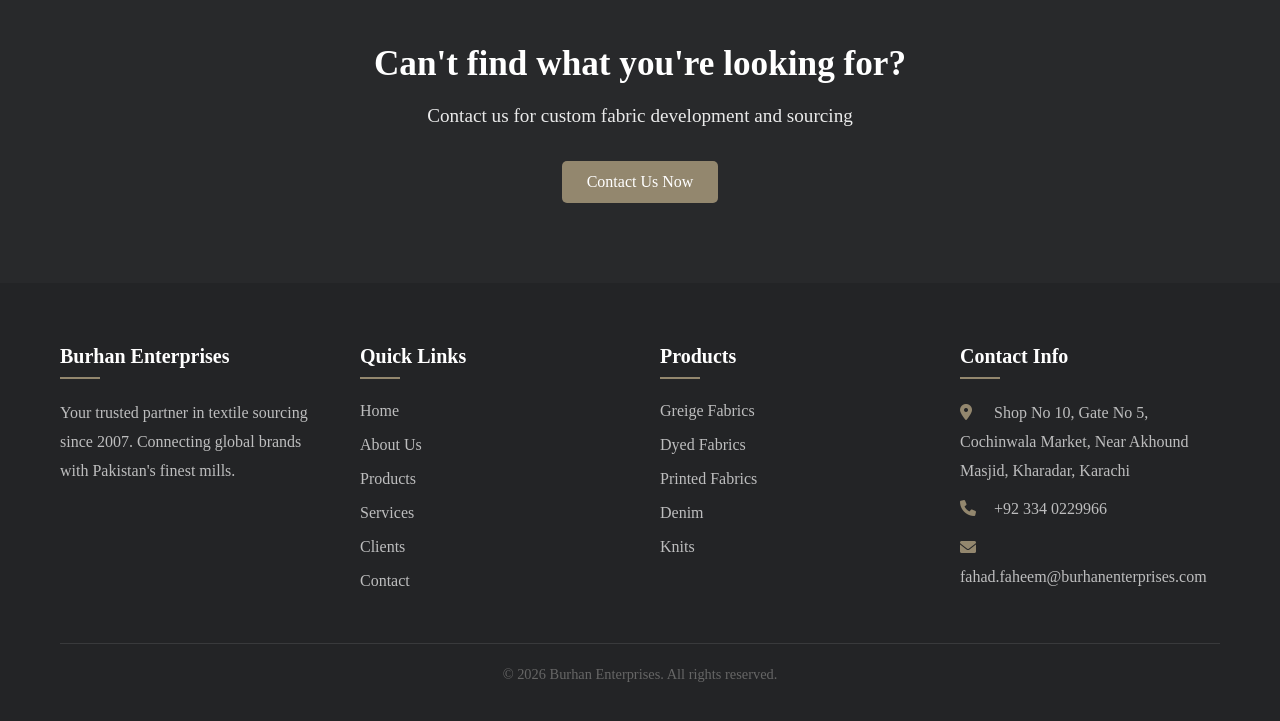
<file: products.html>
<!DOCTYPE html>
<html lang="en">
<head>
    <meta charset="UTF-8">
    <meta name="viewport" content="width=device-width, initial-scale=1.0">
    <title>Products - Burhan Enterprises</title>
    <link rel="stylesheet" href="styles.css">
      <link rel="stylesheet" href="modal.css">
    <link rel="stylesheet" href="https://cdnjs.cloudflare.com/ajax/libs/font-awesome/6.0.0/css/all.min.css">
</head>
<body>
     <!-- Header Top Bar -->
    <div class="header-top">
        <div class="container">
            <div class="contact-info-top">
                <span><i class="fas fa-phone"></i> +92 334 0229966</span>
                <span><i class="fas fa-envelope"></i> fahad.faheem@burhanenterprises.com</span>
                <span><i class="fas fa-map-marker-alt"></i> Karachi, Pakistan</span>
            </div>
            <div class="language-selector">
                <select>
                    <option value="en">English</option>
                    <option value="zh">简体中文</option>
                </select>
            </div>
        </div>
    </div>

    <!-- Main Header -->
    <header>
        <div class="container">
            <div class="logo">
                <h1>Burhan Enterprises</h1>
                <p>Global Textile Sourcing & Export Since 2007</p>
            </div>
            <nav>
                <ul class="nav-menu">
                    <li><a href="index.html">Home</a></li>
                    <li><a href="about.html">About Us</a></li>
                    <li><a href="products.html"class="active">Products</a></li>
                    <li><a href="services.html">Services</a></li>
                    <li><a href="network.html">Clients</a></li>
                    <li><a href="contact.html">Contact</a></li>
                </ul>
            </nav>
            <div class="mobile-menu-btn">
                <i class="fas fa-bars"></i>
            </div>
        </div>
    </header>
    
    <!-- Page Banner -->
    <section class="page-banner">
        <div class="container">
            <h1>Our Products</h1>
            <div class="breadcrumb">
                <a href="index.html">Home</a> / <span>Products</span>
            </div>
        </div>
    </section>

    <!-- Products Section -->
    <section class="products-page">
        <div class="section-title">
            <h2>Our Fabric Catalog</h2>
            <p>Browse our comprehensive collection of premium fabrics. All in-stock items are ready for immediate shipment.</p>
        </div>
    </section>

    <section class="products-page">
        <div class="container">
            <!-- Category Filter -->
            <div class="product-filters">
                <button class="filter-btn active" data-filter="all">All Fabrics</button>
                <button class="filter-btn" data-filter="greige">Greige</button>
                <button class="filter-btn" data-filter="dyed">Dyed</button>
                <button class="filter-btn" data-filter="printed">Printed</button>
                <button class="filter-btn" data-filter="denim">Denim</button>
                <button class="filter-btn" data-filter="knits">Knits</button>
            </div>

            <!-- Products Grid -->
            <div class="products-grid-full" id="products-grid-full">
                
                <!-- ===== GREIGE FABRICS ===== -->
                <div class="product-card" data-category="greige">
                    <div class="product-badge">In Stock</div>
                    <img src="images/greige-fabric.jpg" alt="100% Cotton Poplin" class="product-image">
                    <div class="product-info">
                        <h3>100% Cotton Poplin</h3>
                        <p class="product-desc">Premium quality cotton poplin, perfect for shirting and dress applications. Smooth finish with excellent dye uptake.</p>
                        <div class="product-specs">
                            <span><i class="fas fa-weight-hanging"></i> 110 GSM</span>
                            <span><i class="fas fa-arrows-alt-h"></i> 58"</span>
                            <span><i class="fas fa-cubes"></i> 15,000 m</span>
                        </div>
                        <div class="product-actions">
                            <button class="btn-view-details" onclick="openProductModal('cotton-poplin')">
                                <i class="fas fa-eye"></i> View Details
                            </button>
                        </div>
                    </div>
                </div>

                <div class="product-card" data-category="greige">
                    <div class="product-badge">In Stock</div>
                    <img src="images/greige-fabric.jpg" alt="100% Cotton Poplin" class="product-image">
                    <div class="product-info">
                        <h3>Cotton Voile</h3>
                        <p class="product-desc">Lightweight, sheer cotton voile ideal for summer garments and scarves.</p>
                        <div class="product-specs">
                            <span><i class="fas fa-weight-hanging"></i> 75 GSM</span>
                            <span><i class="fas fa-arrows-alt-h"></i> 58"</span>
                            <span><i class="fas fa-cubes"></i> 8,500 m</span>
                        </div>
                        <div class="product-actions">
                            <button class="btn-view-details" onclick="openProductModal('cotton-voile')">
                                <i class="fas fa-eye"></i> View Details
                            </button>
                        </div>
                    </div>
                </div>

                <div class="product-card" data-category="greige">
                    <div class="product-badge">In Stock</div>
                    <img src="images/greige-fabric.jpg" alt="100% Cotton Poplin" class="product-image">
                    <div class="product-info">
                        <h3>Cotton Cambric</h3>
                        <p class="product-desc">Fine, closely woven cambric with smooth surface. Excellent for premium garments.</p>
                        <div class="product-specs">
                            <span><i class="fas fa-weight-hanging"></i> 95 GSM</span>
                            <span><i class="fas fa-arrows-alt-h"></i> 58"</span>
                            <span><i class="fas fa-cubes"></i> 12,000 m</span>
                        </div>
                        <div class="product-actions">
                            <button class="btn-view-details" onclick="openProductModal('cotton-cambric')">
                                <i class="fas fa-eye"></i> View Details
                            </button>
                        </div>
                    </div>
                </div>

                <div class="product-card" data-category="greige">
                    <div class="product-badge">In Stock</div>
                    <img src="images/greige-fabric.jpg" alt="100% Cotton Poplin" class="product-image">
                    <div class="product-info">
                        <h3>Cotton Sateen</h3>
                        <p class="product-desc">Luxurious sateen weave with subtle sheen. Perfect for high-end bedding and apparel.</p>
                        <div class="product-specs">
                            <span><i class="fas fa-weight-hanging"></i> 140 GSM</span>
                            <span><i class="fas fa-arrows-alt-h"></i> 58"</span>
                            <span><i class="fas fa-cubes"></i> 6,000 m</span>
                        </div>
                        <div class="product-actions">
                            <button class="btn-view-details" onclick="openProductModal('cotton-sateen')">
                                <i class="fas fa-eye"></i> View Details
                            </button>
                        </div>
                    </div>
                </div>

                <div class="product-card" data-category="greige">
                    <div class="product-badge">In Stock</div>
                    <img src="images/greige-fabric.jpg" alt="100% Cotton Poplin" class="product-image">
                    <div class="product-info">
                        <h3>Poly-Cotton Blend</h3>
                        <p class="product-desc">Durable poly-cotton blend offering easy care and wrinkle resistance.</p>
                        <div class="product-specs">
                            <span><i class="fas fa-weight-hanging"></i> 105 GSM</span>
                            <span><i class="fas fa-arrows-alt-h"></i> 58"</span>
                            <span><i class="fas fa-cubes"></i> 20,000 m</span>
                        </div>
                        <div class="product-actions">
                            <button class="btn-view-details" onclick="openProductModal('poly-cotton-blend')">
                                <i class="fas fa-eye"></i> View Details
                            </button>
                        </div>
                    </div>
                </div>

                <!-- ===== DYED FABRICS ===== -->
                <div class="product-card" data-category="dyed">
                    <div class="product-badge">In Stock</div>
                    <img src="images/dyed-fabric.jpg" alt="100% Cotton Poplin" class="product-image">
                    <div class="product-info">
                        <h3>Reactive Dyed Poplin</h3>
                        <p class="product-desc">Vibrant reactive dyed poplin with excellent color fastness. Available in multiple colors.</p>
                        <div class="product-specs">
                            <span><i class="fas fa-weight-hanging"></i> 110 GSM</span>
                            <span><i class="fas fa-arrows-alt-h"></i> 58"</span>
                            <span><i class="fas fa-cubes"></i> 5,000 m</span>
                        </div>
                        <div class="product-actions">
                            <button class="btn-view-details" onclick="openProductModal('reactive-dyed-poplin')">
                                <i class="fas fa-eye"></i> View Details
                            </button>
                        </div>
                    </div>
                </div>

                <div class="product-card" data-category="dyed">
                    <div class="product-badge">In Stock</div>
                    <img src="images/dyed-fabric.jpg" alt="100% Cotton Poplin" class="product-image">
                    <div class="product-info">
                        <h3>Pigment Dyed Canvas</h3>
                        <p class="product-desc">Heavy-duty canvas with vintage pigment dye effect. Perfect for bags and outerwear.</p>
                        <div class="product-specs">
                            <span><i class="fas fa-weight-hanging"></i> 280 GSM</span>
                            <span><i class="fas fa-arrows-alt-h"></i> 58"</span>
                            <span><i class="fas fa-cubes"></i> 3,500 m</span>
                        </div>
                        <div class="product-actions">
                            <button class="btn-view-details" onclick="openProductModal('pigment-dyed-canvas')">
                                <i class="fas fa-eye"></i> View Details
                            </button>
                        </div>
                    </div>
                </div>

                <div class="product-card" data-category="dyed">
                    <div class="product-badge">In Stock</div>
                    <img src="images/dyed-fabric.jpg" alt="100% Cotton Poplin" class="product-image">
                    <div class="product-info">
                        <h3>Vat Dyed Drill</h3>
                        <p class="product-desc">Deep, rich vat dyed colors with superior wash fastness. Ideal for workwear.</p>
                        <div class="product-specs">
                            <span><i class="fas fa-weight-hanging"></i> 240 GSM</span>
                            <span><i class="fas fa-arrows-alt-h"></i> 58"</span>
                            <span><i class="fas fa-cubes"></i> 4,000 m</span>
                        </div>
                        <div class="product-actions">
                            <button class="btn-view-details" onclick="openProductModal('vat-dyed-drill')">
                                <i class="fas fa-eye"></i> View Details
                            </button>
                        </div>
                    </div>
                </div>

                <div class="product-card" data-category="dyed">
                    <div class="product-badge">In Stock</div>
                    <img src="images/dyed-fabric.jpg" alt="100% Cotton Poplin" class="product-image">
                    <div class="product-info">
                        <h3>Sulfur Dyed Denim (Light)</h3>
                        <p class="product-desc">Lightweight sulfur dyed denim with authentic vintage character.</p>
                        <div class="product-specs">
                            <span><i class="fas fa-weight-hanging"></i> 12 oz</span>
                            <span><i class="fas fa-arrows-alt-h"></i> 60"</span>
                            <span><i class="fas fa-cubes"></i> 7,000 m</span>
                        </div>
                        <div class="product-actions">
                            <button class="btn-view-details" onclick="openProductModal('sulfur-dyed-denim')">
                                <i class="fas fa-eye"></i> View Details
                            </button>
                        </div>
                    </div>
                </div>

                <!-- ===== PRINTED FABRICS ===== -->
                <div class="product-card" data-category="printed">
                    <div class="product-badge">In Stock</div>
                    <img src="images/printed-fabric.jpg" alt="100% Cotton Poplin" class="product-image">
                    <div class="product-info">
                        <h3>Floral Cotton Print</h3>
                        <p class="product-desc">Beautiful floral designs on premium poplin base. Perfect for women's wear.</p>
                        <div class="product-specs">
                            <span><i class="fas fa-weight-hanging"></i> 110 GSM</span>
                            <span><i class="fas fa-arrows-alt-h"></i> 58"</span>
                            <span><i class="fas fa-cubes"></i> 2,500 m</span>
                        </div>
                        <div class="product-actions">
                            <button class="btn-view-details" onclick="openProductModal('floral-cotton-print')">
                                <i class="fas fa-eye"></i> View Details
                            </button>
                        </div>
                    </div>
                </div>

                <div class="product-card" data-category="printed">
                    <div class="product-badge">In Stock</div>
                    <img src="images/printed-fabric.jpg" alt="100% Cotton Poplin" class="product-image">
                    <div class="product-info">
                        <h3>Geometric Voile Print</h3>
                        <p class="product-desc">Contemporary geometric patterns on lightweight voile.</p>
                        <div class="product-specs">
                            <span><i class="fas fa-weight-hanging"></i> 75 GSM</span>
                            <span><i class="fas fa-arrows-alt-h"></i> 58"</span>
                            <span><i class="fas fa-cubes"></i> 1,800 m</span>
                        </div>
                        <div class="product-actions">
                            <button class="btn-view-details" onclick="openProductModal('geometric-voile-print')">
                                <i class="fas fa-eye"></i> View Details
                            </button>
                        </div>
                    </div>
                </div>

                <div class="product-card" data-category="printed">
                    <div class="product-badge">In Stock</div>
                    <img src="images/printed-fabric.jpg" alt="100% Cotton Poplin" class="product-image">
                    <div class="product-info">
                        <h3>Paisley Lawn Print</h3>
                        <p class="product-desc">Classic paisley designs on soft lawn fabric. Ideal for summer collections.</p>
                        <div class="product-specs">
                            <span><i class="fas fa-weight-hanging"></i> 85 GSM</span>
                            <span><i class="fas fa-arrows-alt-h"></i> 58"</span>
                            <span><i class="fas fa-cubes"></i> 3,200 m</span>
                        </div>
                        <div class="product-actions">
                            <button class="btn-view-details" onclick="openProductModal('paisley-lawn-print')">
                                <i class="fas fa-eye"></i> View Details
                            </button>
                        </div>
                    </div>
                </div>

                <div class="product-card" data-category="printed">
                    <div class="product-badge">In Stock</div>
                    <img src="images/printed-fabric.jpg" alt="100% Cotton Poplin" class="product-image">
                    <div class="product-info">
                        <h3>Digital Print Sateen</h3>
                        <p class="product-desc">High-definition digital prints on luxurious sateen base.</p>
                        <div class="product-specs">
                            <span><i class="fas fa-weight-hanging"></i> 140 GSM</span>
                            <span><i class="fas fa-arrows-alt-h"></i> 58"</span>
                            <span><i class="fas fa-cubes"></i> 1,500 m</span>
                        </div>
                        <div class="product-actions">
                            <button class="btn-view-details" onclick="openProductModal('digital-print-sateen')">
                                <i class="fas fa-eye"></i> View Details
                            </button>
                        </div>
                    </div>
                </div>

                <!-- ===== DENIM FABRICS ===== -->
                <div class="product-card" data-category="denim">
                    <div class="product-badge">In Stock</div>
                    <img src="images/denim-fabric.jpg" alt="100% Cotton Poplin" class="product-image">
                    <div class="product-info">
                        <h3>Classic Indigo Denim</h3>
                        <p class="product-desc">Authentic rope-dyed indigo denim with classic red selvedge.</p>
                        <div class="product-specs">
                            <span><i class="fas fa-weight-hanging"></i> 12 oz</span>
                            <span><i class="fas fa-arrows-alt-h"></i> 60"</span>
                            <span><i class="fas fa-cubes"></i> 10,000 m</span>
                        </div>
                        <div class="product-actions">
                            <button class="btn-view-details" onclick="openProductModal('classic-indigo-denim')">
                                <i class="fas fa-eye"></i> View Details
                            </button>
                        </div>
                    </div>
                </div>

                <div class="product-card" data-category="denim">
                    <div class="product-badge">In Stock</div>
                    <img src="images/denim-fabric.jpg" alt="100% Cotton Poplin" class="product-image">
                    <div class="product-info">
                        <h3>Stretch Denim</h3>
                        <p class="product-desc">Comfort stretch denim with excellent recovery. Perfect for skinny jeans.</p>
                        <div class="product-specs">
                            <span><i class="fas fa-weight-hanging"></i> 11 oz</span>
                            <span><i class="fas fa-arrows-alt-h"></i> 60"</span>
                            <span><i class="fas fa-cubes"></i> 6,500 m</span>
                        </div>
                        <div class="product-actions">
                            <button class="btn-view-details" onclick="openProductModal('stretch-denim')">
                                <i class="fas fa-eye"></i> View Details
                            </button>
                        </div>
                    </div>
                </div>

                <div class="product-card" data-category="denim">
                    <div class="product-badge">In Stock</div>
                    <img src="images/denim-fabric.jpg" alt="100% Cotton Poplin" class="product-image">
                    <div class="product-info">
                        <h3>Black Denim</h3>
                        <p class="product-desc">Deep black sulfur-dyed denim with excellent color retention.</p>
                        <div class="product-specs">
                            <span><i class="fas fa-weight-hanging"></i> 12 oz</span>
                            <span><i class="fas fa-arrows-alt-h"></i> 60"</span>
                            <span><i class="fas fa-cubes"></i> 4,000 m</span>
                        </div>
                        <div class="product-actions">
                            <button class="btn-view-details" onclick="openProductModal('black-denim')">
                                <i class="fas fa-eye"></i> View Details
                            </button>
                        </div>
                    </div>
                </div>

                <div class="product-card" data-category="denim">
                    <div class="product-badge">In Stock</div>
                    <img src="images/denim-fabric.jpg" alt="100% Cotton Poplin" class="product-image">
                    <div class="product-info">
                        <h3>Colored Denim</h3>
                        <p class="product-desc">Fashion colors including grey, olive, and burgundy.</p>
                        <div class="product-specs">
                            <span><i class="fas fa-weight-hanging"></i> 11 oz</span>
                            <span><i class="fas fa-arrows-alt-h"></i> 60"</span>
                            <span><i class="fas fa-cubes"></i> 3,000 m</span>
                        </div>
                        <div class="product-actions">
                            <button class="btn-view-details" onclick="openProductModal('colored-denim')">
                                <i class="fas fa-eye"></i> View Details
                            </button>
                        </div>
                    </div>
                </div>

                <!-- ===== KNITS ===== -->
                <div class="product-card" data-category="knits">
                    <div class="product-badge">In Stock</div>
                    <img src="images/knit-fabric.jpg" alt="100% Cotton Poplin" class="product-image">
                    <div class="product-info">
                        <h3>Single Jersey</h3>
                        <p class="product-desc">Soft, breathable single jersey perfect for t-shirts and casual wear.</p>
                        <div class="product-specs">
                            <span><i class="fas fa-weight-hanging"></i> 160 GSM</span>
                            <span><i class="fas fa-arrows-alt-h"></i> 66"</span>
                            <span><i class="fas fa-cubes"></i> 2,000 kg</span>
                        </div>
                        <div class="product-actions">
                            <button class="btn-view-details" onclick="openProductModal('single-jersey')">
                                <i class="fas fa-eye"></i> View Details
                            </button>
                        </div>
                    </div>
                </div>

                <div class="product-card" data-category="knits">
                    <div class="product-badge">In Stock</div>
                    <img src="images/knit-fabric.jpg" alt="100% Cotton Poplin" class="product-image">
                    <div class="product-info">
                        <h3>Pique Knit</h3>
                        <p class="product-desc">Classic pique texture ideal for polo shirts.</p>
                        <div class="product-specs">
                            <span><i class="fas fa-weight-hanging"></i> 200 GSM</span>
                            <span><i class="fas fa-arrows-alt-h"></i> 66"</span>
                            <span><i class="fas fa-cubes"></i> 1,500 kg</span>
                        </div>
                        <div class="product-actions">
                            <button class="btn-view-details" onclick="openProductModal('pique-knit')">
                                <i class="fas fa-eye"></i> View Details
                            </button>
                        </div>
                    </div>
                </div>

                <div class="product-card" data-category="knits">
                    <div class="product-badge">In Stock</div>
                    <img src="images/knit-fabric.jpg" alt="100% Cotton Poplin" class="product-image">
                    <div class="product-info">
                        <h3>Rib Knit</h3>
                        <p class="product-desc">Stretch rib knit perfect for cuffs, collars, and waistbands.</p>
                        <div class="product-specs">
                            <span><i class="fas fa-weight-hanging"></i> 220 GSM</span>
                            <span><i class="fas fa-arrows-alt-h"></i> 35"</span>
                            <span><i class="fas fa-cubes"></i> 800 kg</span>
                        </div>
                        <div class="product-actions">
                            <button class="btn-view-details" onclick="openProductModal('rib-knit')">
                                <i class="fas fa-eye"></i> View Details
                            </button>
                        </div>
                    </div>
                </div>

                <div class="product-card" data-category="knits">
                    <div class="product-badge">In Stock</div>
                    <img src="images/knit-fabric.jpg" alt="100% Cotton Poplin" class="product-image">
                    <div class="product-info">
                        <h3>French Terry</h3>
                        <p class="product-desc">Comfortable French terry with looped back. Ideal for sweatshirts.</p>
                        <div class="product-specs">
                            <span><i class="fas fa-weight-hanging"></i> 280 GSM</span>
                            <span><i class="fas fa-arrows-alt-h"></i> 66"</span>
                            <span><i class="fas fa-cubes"></i> 1,200 kg</span>
                        </div>
                        <div class="product-actions">
                            <button class="btn-view-details" onclick="openProductModal('french-terry')">
                                <i class="fas fa-eye"></i> View Details
                            </button>
                        </div>
                    </div>
                </div>

                <div class="product-card" data-category="knits">
                    <div class="product-badge">In Stock</div>
                    <img src="images/knit-fabric.jpg" alt="100% Cotton Poplin" class="product-image">
                    <div class="product-info">
                        <h3>Interlock</h3>
                        <p class="product-desc">Smooth, stable interlock knit with excellent drape.</p>
                        <div class="product-specs">
                            <span><i class="fas fa-weight-hanging"></i> 180 GSM</span>
                            <span><i class="fas fa-arrows-alt-h"></i> 66"</span>
                            <span><i class="fas fa-cubes"></i> 1,000 kg</span>
                        </div>
                        <div class="product-actions">
                            <button class="btn-view-details" onclick="openProductModal('interlock')">
                                <i class="fas fa-eye"></i> View Details
                            </button>
                        </div>
                    </div>
                </div>

            </div>
        </div>
    </section>

    <!-- CTA Section -->
    <section class="cta-section">
        <div class="container">
            <h2>Can't find what you're looking for?</h2>
            <p>Contact us for custom fabric development and sourcing</p>
            <a href="contact.html" class="btn btn-primary">Contact Us Now</a>
        </div>
    </section>

    <!-- Footer -->
    <footer>
        <div class="container">
            <div class="footer-grid">
                <div class="footer-col">
                    <h4>Burhan Enterprises</h4>
                    <p>Your trusted partner in textile sourcing since 2007. Connecting global brands with Pakistan's finest mills.</p>
                </div>
                <div class="footer-col">
                    <h4>Quick Links</h4>
                    <ul>
                        <li><a href="index.html">Home</a></li>
                        <li><a href="about.html">About Us</a></li>
                        <li><a href="products.html">Products</a></li>
                        <li><a href="services.html">Services</a></li>
                        <li><a href="network.html">Clients</a></li>
                        <li><a href="contact.html">Contact</a></li>
                    </ul>
                </div>
                <div class="footer-col">
                    <h4>Products</h4>
                    <ul>
                        <li><a href="products.html?category=greige">Greige Fabrics</a></li>
                        <li><a href="products.html?category=dyed">Dyed Fabrics</a></li>
                        <li><a href="products.html?category=printed">Printed Fabrics</a></li>
                        <li><a href="products.html?category=denim">Denim</a></li>
                        <li><a href="products.html?category=knits">Knits</a></li>
                    </ul>
                </div>
                <div class="footer-col">
                    <h4>Contact Info</h4>
                    <p><i class="fas fa-map-marker-alt"></i> Shop No 10, Gate No 5, Cochinwala Market, Near Akhound Masjid, Kharadar, Karachi</p>
                    <p><i class="fas fa-phone"></i> +92 334 0229966</p>
                    <p><i class="fas fa-envelope"></i> fahad.faheem@burhanenterprises.com</p>
                </div>
            </div>
            <div class="footer-bottom">
                <p>&copy; 2026 Burhan Enterprises. All rights reserved.</p>
            </div>
        </div>
    </footer>

    <script src="script.js"></script>
    <script src="modal.js"></script>
</body>
</html>
</file>
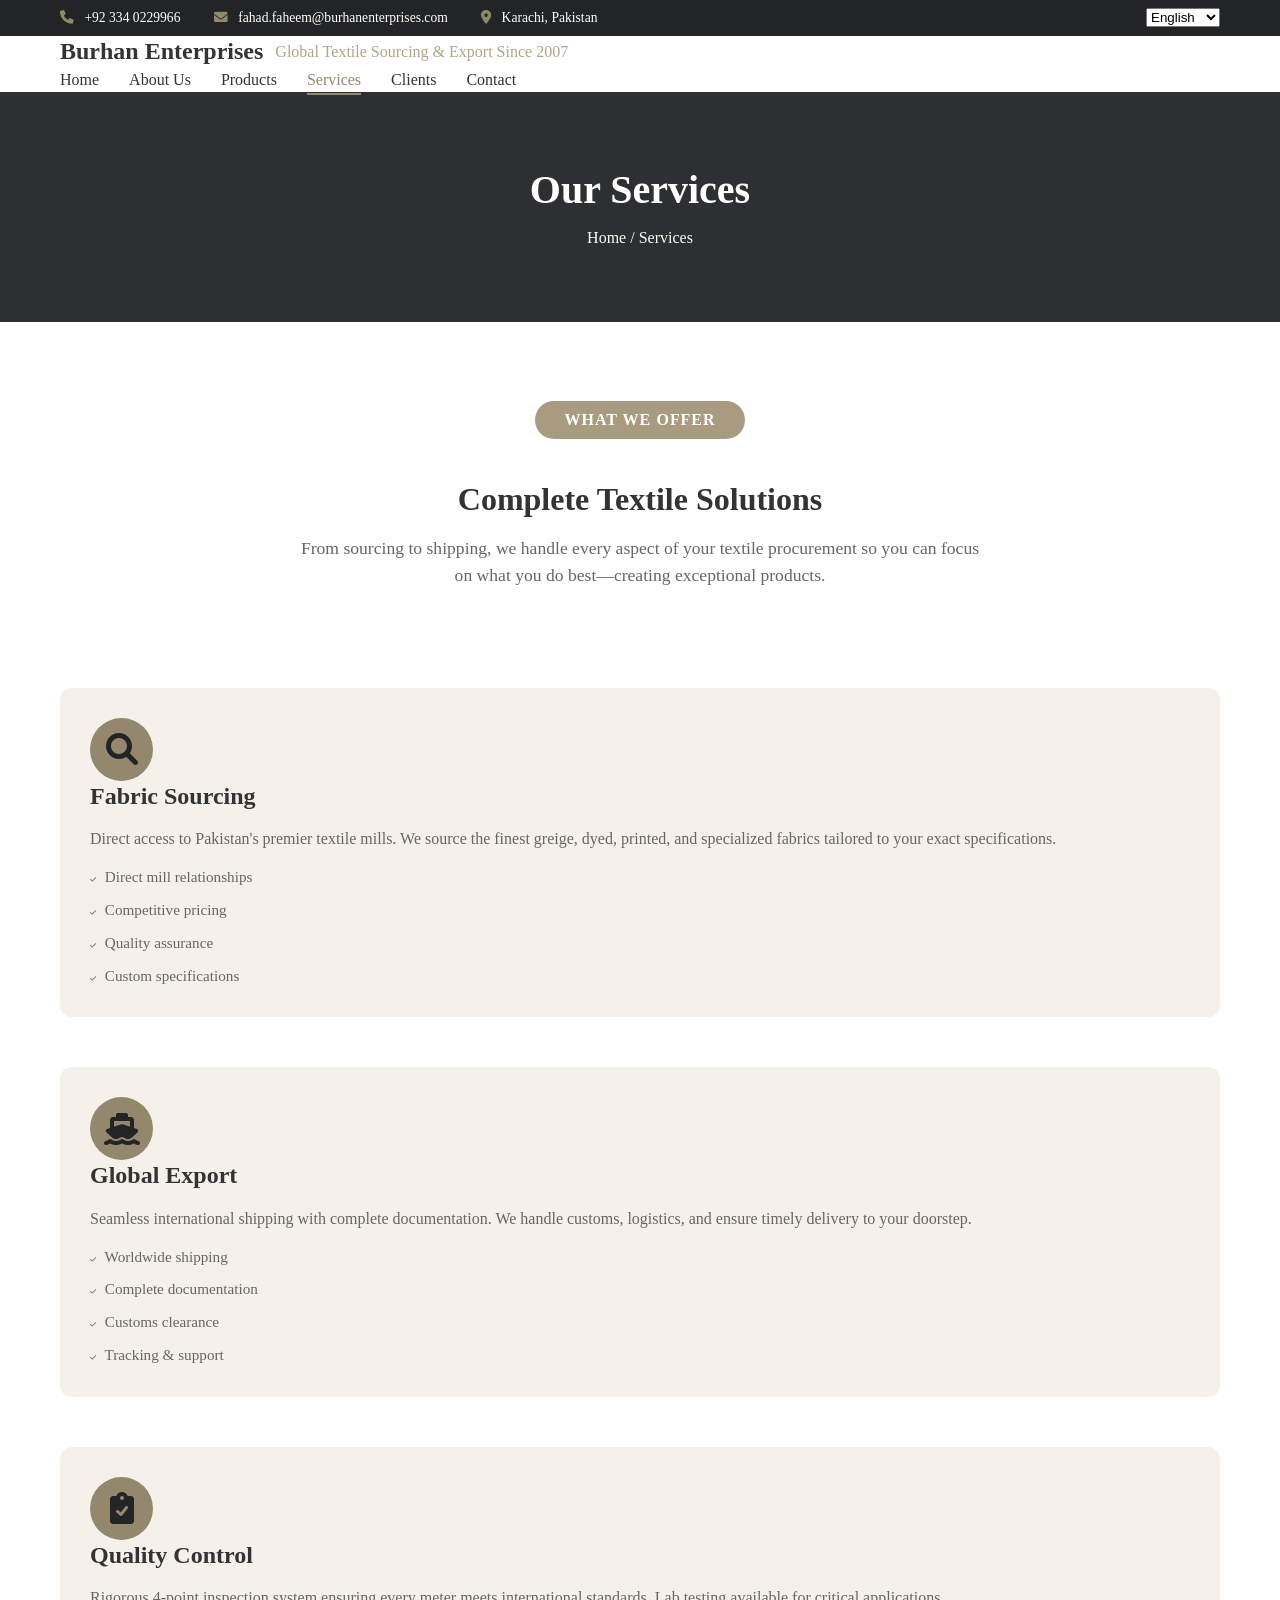
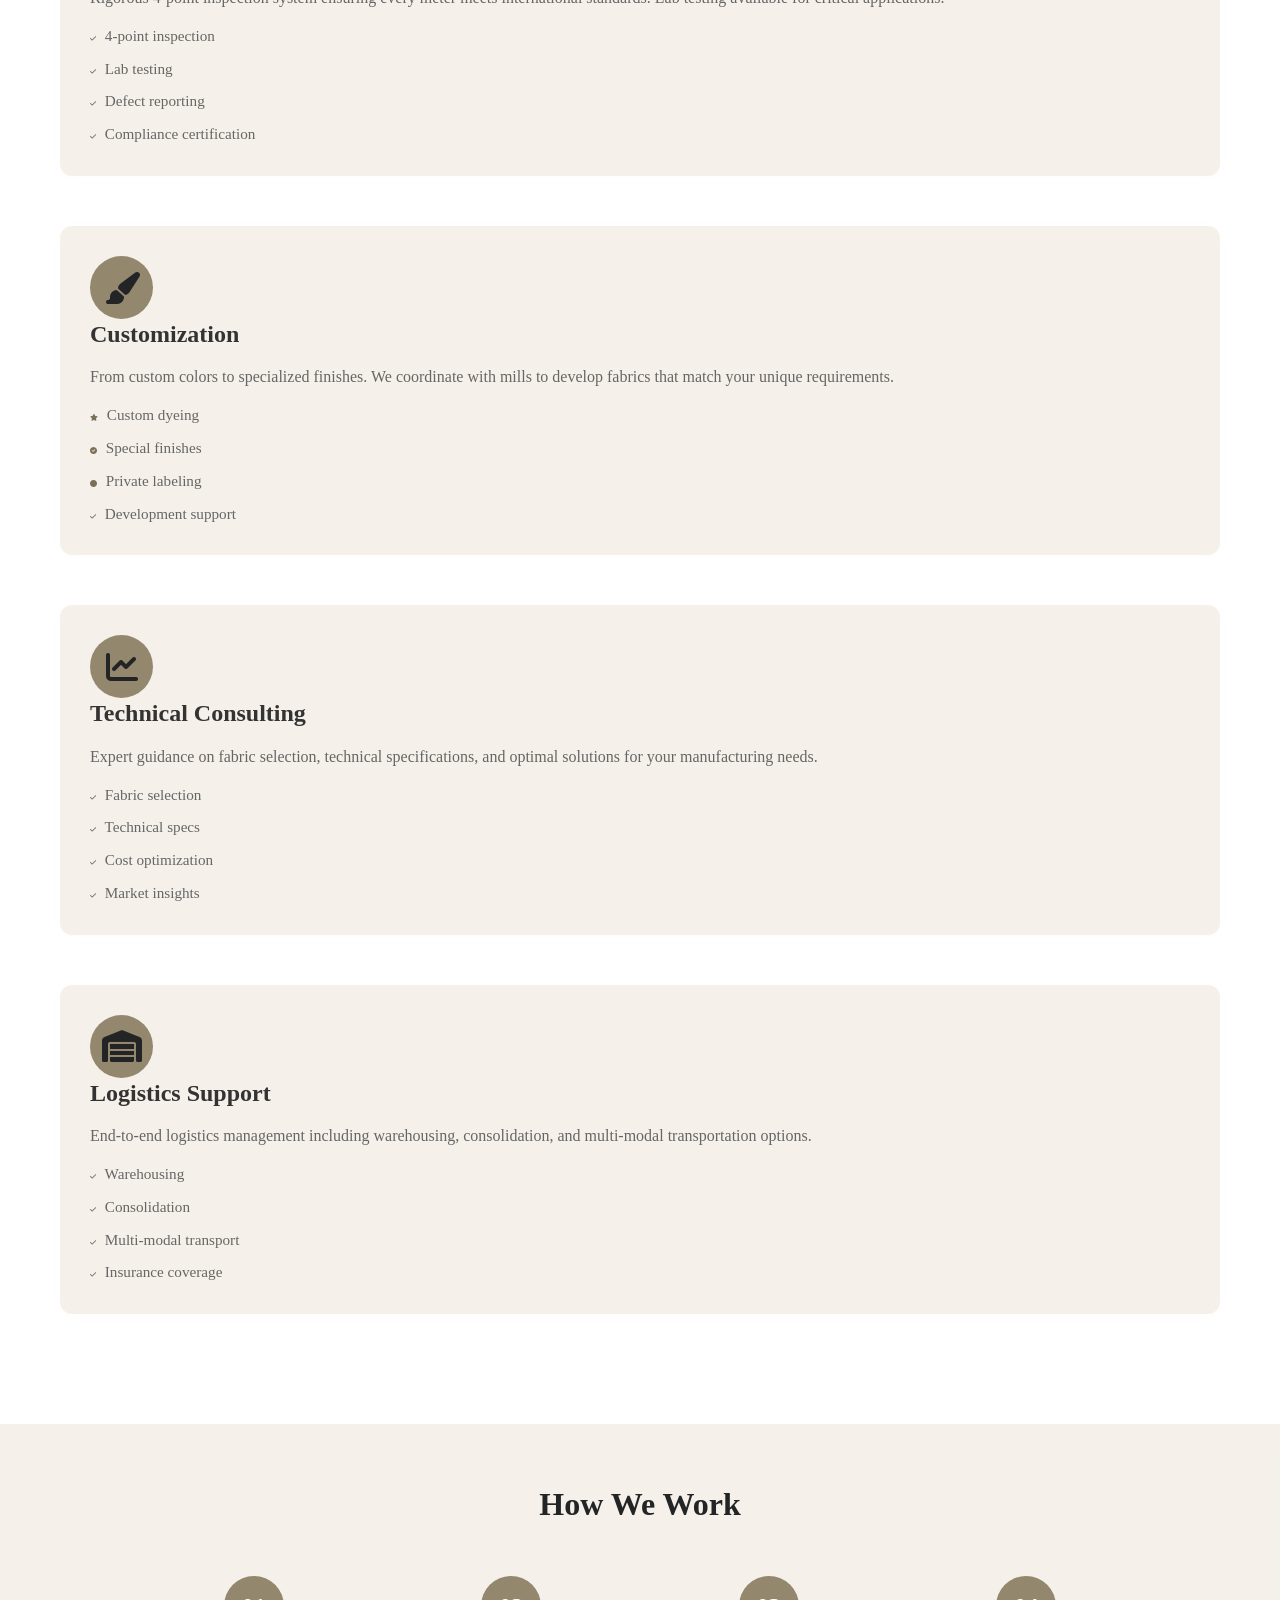
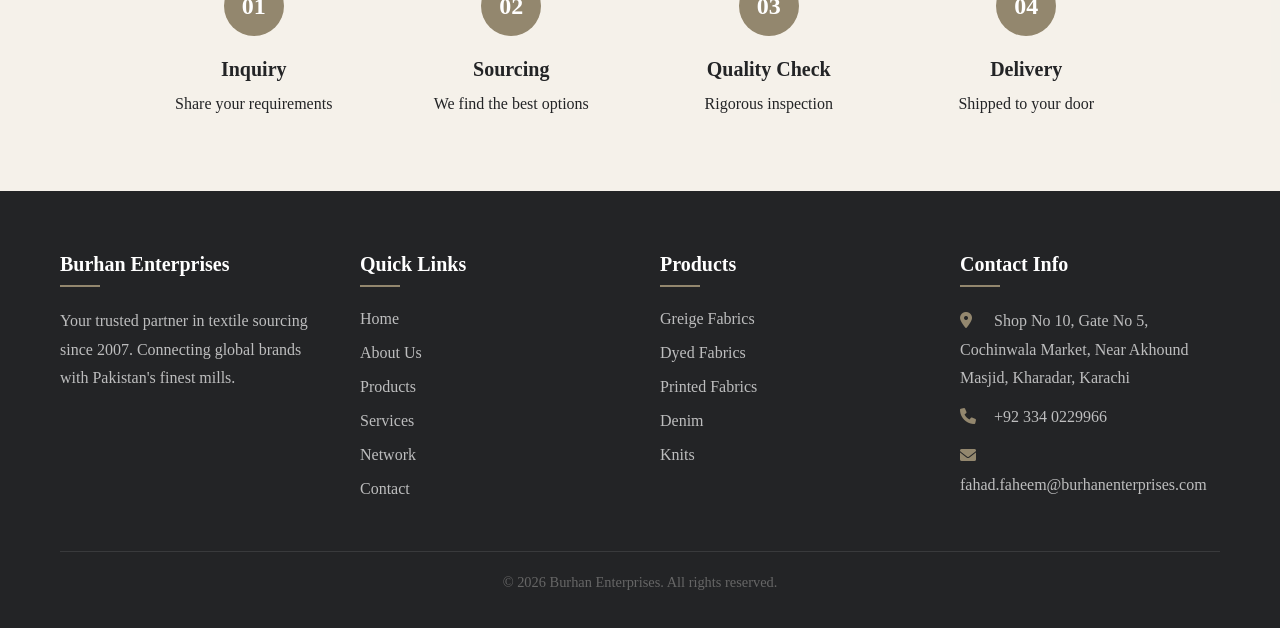
<file: services.html>
<!DOCTYPE html>
<html lang="en">
<head>
    <meta charset="UTF-8">
    <meta name="viewport" content="width=device-width, initial-scale=1.0">
    <title>Services - Burhan Enterprises</title>
    <link rel="stylesheet" href="styles.css">
    <link rel="stylesheet" href="https://cdnjs.cloudflare.com/ajax/libs/font-awesome/6.0.0/css/all.min.css">
</head>
<body>
      <!-- Header Top Bar -->
    <div class="header-top">
        <div class="container">
            <div class="contact-info-top">
                <span><i class="fas fa-phone"></i> +92 334 0229966</span>
                <span><i class="fas fa-envelope"></i> fahad.faheem@burhanenterprises.com</span>
                <span><i class="fas fa-map-marker-alt"></i> Karachi, Pakistan</span>
            </div>
            <div class="language-selector">
                <select>
                    <option value="en">English</option>
                    <option value="zh">简体中文</option>
                </select>
            </div>
        </div>
    </div>

    <!-- Main Header -->
    <header>
        <div class="container">
            <div class="logo">
                <h1>Burhan Enterprises</h1>
                <p>Global Textile Sourcing & Export Since 2007</p>
            </div>
            <nav>
                <ul class="nav-menu">
                    <li><a href="index.html">Home</a></li>
                    <li><a href="about.html">About Us</a></li>
                    <li><a href="products.html">Products</a></li>
                    <li><a href="services.html"class="active">Services</a></li>
                    <li><a href="network.html">Clients</a></li>
                    <li><a href="contact.html">Contact</a></li>
                </ul>
            </nav>
            <div class="mobile-menu-btn">
                <i class="fas fa-bars"></i>
            </div>
        </div>
    </header>
    
    <!-- Page Banner -->
    <section class="page-banner">
        <div class="container">
            <h1>Our Services</h1>
            <div class="breadcrumb">
                <a href="index.html">Home</a> / <span>Services</span>
            </div>
        </div>
    </section>

    <!-- Services Intro -->
    <section class="services-intro">
        <div class="container">
            <p class="eyebrow">What We Offer</p>
            <h2>Complete Textile Solutions</h2>
            <p class="section-subtitle">From sourcing to shipping, we handle every aspect of your textile procurement so you can focus on what you do best—creating exceptional products.</p>
        </div>
    </section>

    <!-- Detailed Services -->
    <section class="services-detailed">
        <div class="container">
            <div class="service-item">
                <div class="service-icon">
                    <i class="fas fa-search"></i>
                </div>
                <div class="service-content">
                    <h3>Fabric Sourcing</h3>
                    <p>Direct access to Pakistan's premier textile mills. We source the finest greige, dyed, printed, and specialized fabrics tailored to your exact specifications.</p>
                    <ul class="service-features">
                        <li><i class="fas fa-check"></i> Direct mill relationships</li>
                        <li><i class="fas fa-check"></i> Competitive pricing</li>
                        <li><i class="fas fa-check"></i> Quality assurance</li>
                        <li><i class="fas fa-check"></i> Custom specifications</li>
                    </ul>
                </div>
            </div>

            <div class="service-item">
                <div class="service-icon">
                    <i class="fas fa-ship"></i>
                </div>
                <div class="service-content">
                    <h3>Global Export</h3>
                    <p>Seamless international shipping with complete documentation. We handle customs, logistics, and ensure timely delivery to your doorstep.</p>
                    <ul class="service-features">
                        <li><i class="fas fa-check"></i> Worldwide shipping</li>
                        <li><i class="fas fa-check"></i> Complete documentation</li>
                        <li><i class="fas fa-check"></i> Customs clearance</li>
                        <li><i class="fas fa-check"></i> Tracking & support</li>
                    </ul>
                </div>
            </div>

            <div class="service-item">
                <div class="service-icon">
                    <i class="fas fa-clipboard-check"></i>
                </div>
                <div class="service-content">
                    <h3>Quality Control</h3>
                    <p>Rigorous 4-point inspection system ensuring every meter meets international standards. Lab testing available for critical applications.</p>
                    <ul class="service-features">
                        <li><i class="fas fa-check"></i> 4-point inspection</li>
                        <li><i class="fas fa-check"></i> Lab testing</li>
                        <li><i class="fas fa-check"></i> Defect reporting</li>
                        <li><i class="fas fa-check"></i> Compliance certification</li>
                    </ul>
                </div>
            </div>

            <div class="service-item">
                <div class="service-icon">
                    <i class="fas fa-paint-brush"></i>
                </div>
                <div class="service-content">
                    <h3>Customization</h3>
                    <p>From custom colors to specialized finishes. We coordinate with mills to develop fabrics that match your unique requirements.</p>
                    <ul class="service-features">
                        <li><i class="fas fa-star"></i> Custom dyeing</li>
                        <li><i class="fas fa-check-circle"></i> Special finishes</li>
                        <li><i class="fas fa-circle"></i> Private labeling</li>
                        <li><i class="fas fa-check"></i> Development support</li>
                    </ul>
                </div>
            </div>

            <div class="service-item">
                <div class="service-icon">
                    <i class="fas fa-chart-line"></i>
                </div>
                <div class="service-content">
                    <h3>Technical Consulting</h3>
                    <p>Expert guidance on fabric selection, technical specifications, and optimal solutions for your manufacturing needs.</p>
                    <ul class="service-features">
                        <li><i class="fas fa-check"></i> Fabric selection</li>
                        <li><i class="fas fa-check"></i> Technical specs</li>
                        <li><i class="fas fa-check"></i> Cost optimization</li>
                        <li><i class="fas fa-check"></i> Market insights</li>
                    </ul>
                </div>
            </div>

            <div class="service-item">
                <div class="service-icon">
                    <i class="fas fa-warehouse"></i>
                </div>
                <div class="service-content">
                    <h3>Logistics Support</h3>
                    <p>End-to-end logistics management including warehousing, consolidation, and multi-modal transportation options.</p>
                    <ul class="service-features">
                        <li><i class="fas fa-check"></i> Warehousing</li>
                        <li><i class="fas fa-check"></i> Consolidation</li>
                        <li><i class="fas fa-check"></i> Multi-modal transport</li>
                        <li><i class="fas fa-check"></i> Insurance coverage</li>
                    </ul>
                </div>
            </div>
        </div>
    </section>

    <!-- How We Work -->
    <section class="how-we-work">
        <div class="container">
            <h2>How We Work</h2>
            <div class="workflow">
                <div class="workflow-step">
                    <div class="step-number">01</div>
                    <h4>Inquiry</h4>
                    <p>Share your requirements</p>
                </div>
                <div class="workflow-step">
                    <div class="step-number">02</div>
                    <h4>Sourcing</h4>
                    <p>We find the best options</p>
                </div>
                <div class="workflow-step">
                    <div class="step-number">03</div>
                    <h4>Quality Check</h4>
                    <p>Rigorous inspection</p>
                </div>
                <div class="workflow-step">
                    <div class="step-number">04</div>
                    <h4>Delivery</h4>
                    <p>Shipped to your door</p>
                </div>
            </div>
        </div>
    </section>

    <!-- Footer -->
    <footer>
        <div class="container">
            <div class="footer-grid">
                <div class="footer-col">
                    <h4>Burhan Enterprises</h4>
                    <p>Your trusted partner in textile sourcing since 2007. Connecting global brands with Pakistan's finest mills.</p>
                </div>
                <div class="footer-col">
                    <h4>Quick Links</h4>
                    <ul>
                        <li><a href="index.html">Home</a></li>
                        <li><a href="about.html">About Us</a></li>
                        <li><a href="products.html">Products</a></li>
                        <li><a href="services.html">Services</a></li>
                        <li><a href="network.html">Network</a></li>
                        <li><a href="contact.html">Contact</a></li>
                    </ul>
                </div>
                <div class="footer-col">
                    <h4>Products</h4>
                    <ul>
                        <li><a href="products.html?category=greige">Greige Fabrics</a></li>
                        <li><a href="products.html?category=dyed">Dyed Fabrics</a></li>
                        <li><a href="products.html?category=printed">Printed Fabrics</a></li>
                        <li><a href="products.html?category=denim">Denim</a></li>
                        <li><a href="products.html?category=knits">Knits</a></li>
                    </ul>
                </div>
                <div class="footer-col">
                    <h4>Contact Info</h4>
                    <p><i class="fas fa-map-marker-alt"></i> Shop No 10, Gate No 5, Cochinwala Market, Near Akhound Masjid, Kharadar, Karachi</p>
                    <p><i class="fas fa-phone"></i> +92 334 0229966</p>
                    <p><i class="fas fa-envelope"></i> fahad.faheem@burhanenterprises.com</p>
                </div>
            </div>
            <div class="footer-bottom">
                <p>&copy; 2026 Burhan Enterprises. All rights reserved.</p>
            </div>
        </div>
    </footer>

    <script src="script.js"></script>
</body>
</html>
</file>
<file: styles.css>
/* ===== RESET & BASE STYLES ===== */
* {
    margin: 0;
    padding: 0;
    box-sizing: border-box;
}

:root {
    --primary-dark: rgb(35, 36, 38); 
    --primary-light: rgb(45, 47, 49);
    --Primary-color: rgba(35, 36, 38, 0.8);

    --secondary-color: rgb(226, 226, 226);
    --secondary-dark: rgb(200, 200, 200);

    --accent-color:rgb(147, 135, 110);
    --accent-light:  rgb(169, 155, 128); 
    --accent-dark: rgb(122, 112, 89); 
    
    --text-bronze: rgb(147 135 110);
    --text-dark: #333333;
    --text-light: #666666;
    --text-muted: rgb(177, 164, 137); 
    --bg-light: rgba(207, 192, 158, 0.219); 
    --bg-lighter: #f5f5f5;
    --white: #ffffff;
    --border-color: #e0e0e0;
    --success: #28a745;
    --warning: #ffc107;
    --danger: #dc3545;
    --shadow: 0 2px 10px rgba(240, 240, 240, 0.1);
    --shadow-hover: 0 5px 20px rgba(190, 190, 190, 0.15);
    --transition: all 0.4s ease;}

body {
    font-family: 'mona sans';
    color: var(--text-dark);
    line-height: 1.5;
    overflow-x: hidden;
}

.container {
    max-width: 1200px;
    margin: 0 auto;
    padding: 0 20px;
}

/* ===== TYPOGRAPHY ===== */
h1, h2, h3, h4, h5, h6 {
    font-weight: 600;
    line-height: 1.3;
    margin-bottom: 15px;
    color: var(--primary-color);
}

h1 { font-size: 2.5rem; }
h2 { font-size: 2rem; }
h3 { font-size: 1.5rem; }
h4 { font-size: 1.25rem; }

p {
    margin-bottom: 15px;
    color: var(--text-light);
}

.section-title {
    text-align: center;
    margin-bottom: 50px;
}

.section-title h2 {
    font-size: 2.2rem;
    margin-bottom: 15px;
    position: relative;
    padding-bottom: 15px;
}

.section-title h2::after {
    content: '';
    position: absolute;
    bottom: 0;
    left: 50%;
    transform: translateX(-50%);
    width: 80px;
    height: 5px;
    background: var(--accent-light);
    border-radius: 12px;
}

.section-title p {
    font-size: 1.1rem;
    max-width: 720px;
    margin: 0 auto;
}

.section-subtitle {
    text-align: center;
    font-size: 1.1rem;
    color: var(--text-light);
    max-width: 700px;
    margin: 0 auto 40px;
}

/* ===== BUTTONS ===== */
.btn {
    display: inline-block;
    padding: 9px 25px;
    border-radius: 5px;
    text-decoration: none;
    font-weight: 500;
    transition: var(--transition);
    cursor: pointer;
    border: 1px;
    font-size: 1rem;
}

.btn-primary {
    background: var(--accent-color);
    color: var(--white);}

.btn-primary:hover {
    background: var(--accent-dark);
    transform: translateY(-3px);}

.btn-secondary {
    background: var(--primary-light);
    color: var(--white);}

.btn-secondary:hover {
    background: var(--primary-dark);
    transform: translateY(-3px);
    box-shadow: var(--shadow-hover);}

.btn-whatsapp {
    background: #25D366;
    color: var(--white);
}

.btn-whatsapp:hover {
    background: #128C7E;
    transform: translateY(-2px);
    box-shadow: var(--shadow-hover);
}

.btn-submit {
    width: 100%;
    font-size: 1.1rem;
    padding: 15px;
}

.btn-inquiry {
    background: var(--primary-color);
    color: var(--white);
    padding: 8px 20px;
    border: none;
    border-radius: 5px;
    cursor: pointer;
    transition: var(--transition);
    width: 100%;
    font-size: 0.95rem;
}

.btn-inquiry:hover {
    background: var(--primary-dark);
}

/* ===== HEADER & NAVIGATION ===== */
.header-top {
    background: var(--primary-dark);
    color: var(--white);
    padding: 8px 0;
    font-size: 0.85rem;
       position: sticky;
}

.header-top .container {
    display: flex;
    justify-content: space-between;
    align-items: center;
       position: sticky;
}

.contact-info-top span {
    margin-right: 30px;
}

.contact-info-top i {
    margin-right: 7px;
    color: var(--accent-color);
}

.main-header {
    background: var(--white);
    box-shadow: var(--shadow);
    position: sticky;
    top: 0;
    z-index: 1000;
}

.main-header .container {
    display: flex;
    justify-content: space-between;
    align-items: center;
    padding: 15px 20px;
}

.logo {
    display: flex;
    gap: 12px;align-items: center;}

.logo-image {
    width: auto;
    height: 45px;
}

.logo h1 {
    font-size: 1.5rem;
    color: var(--primary-color);
    margin-bottom: 0;
}

.logo p {
    font-size: 1rem;
    color: var(--text-muted);
    margin: 0;
}

.nav-menu {
    display: flex;
    list-style: none;
    gap: 30px;
}

.nav-menu a {
    text-decoration: none;
    color: var(--text-dark);
    font-weight: 500;
    transition: var(--transition);
    position: relative;
    padding: 5px 0;
}

.nav-menu a:hover,
.nav-menu a.active {
    color: var(--accent-color);
}

.nav-menu a.active::after {
    content: '';
    position: absolute;
    bottom: -2px;
    left: 0;
    width: 100%;
    height: 2px;
    background: var(--accent-color);
}

.mobile-menu-btn {
    display: none;
    font-size: 1.5rem;
    cursor: pointer;
    color: var(--primary-color);
}
/* ===== EYEBROW ===== */

.eyebrow{
    background: var(--accent-light);
    color:var(--white);
    border-radius: 92px;
    padding: 7px 30px;
    width: fit-content;
    margin: 19px auto 40px;
    text-transform: uppercase;
    font-weight: 600;
    letter-spacing: 0.92px;
    word-spacing: 0.5px;
}

/* ===== HERO SECTION ===== */
.hero {
    background: rgb(37, 37, 37);
    color: var(--white);
    padding: 112px 12px 112px 30px;
    text-align: left;
    display: grid;
    grid-template-columns: 1fr 1fr;
    gap: 40px;
    margin-top: 5px;
}

.hero h2 {
    font-size: 3.3rem;
    margin-bottom: 20px;
    color: var(--white);
    line-height: 1.2;
}

.hero p {
    font-size: 1rem;
    margin: 0 auto 40px;
    color: rgba(255,255,255,0.9);}

.hero-stats {
    display: flex;
    justify-content: center;
    gap: 50px;
    flex-wrap: wrap;}

.stat-item {
    text-align: center;
    background: rgba(255, 255, 255, 0.07);
    width: 192px;
    padding: 19px 7px;
    border: 1px solid rgba(255, 255, 255, 0.12);
    border-radius: 19px;
    box-shadow: var(--shadow);}

.stat-number {
    font-size: 2.5rem;
    font-weight: 700;
    color: var(--accent-color);
    display: block;}

.stat-label {
    font-size: 1.1rem;
    color: white !important;}

/* ===== PAGE BANNER ===== */
.page-banner {
    background: var(--primary-light);
    color: var(--white);
    padding: 72px 0;
    text-align: center;}

.page-banner h1 {
    color: var(--white);
    font-size: 2.5rem;
    margin-bottom: 10px;}

.breadcrumb {
    color: rgba(255,255,255,0.99);}

.breadcrumb a {
    color: var(--white);
    text-decoration: none;
}

.breadcrumb a:hover {
    color: var(--accent-color);
}

/* ===== FEATURES SECTION ===== */
.features {
    padding: 60px 0;
    background: var(--bg-light);
}

.feature-grid {
    display: grid;
    grid-template-columns: repeat(auto-fit, minmax(250px, 1fr));
    gap: 30px;
}

.feature-card {
    background: var(--white);
    padding: 30px;
    text-align: center;
    border-radius: 10px;
    box-shadow: var(--shadow);
    transition: var(--transition);
}

.feature-card:hover {
    transform: translateY(-5px);
    box-shadow: var(--shadow-hover);
}

.feature-card i {
    font-size: 3rem;
    color: var(--accent-color);
    margin-bottom: 20px;
}

.feature-card h3 {
    margin-bottom: 10px;
    color: var(--primary-color);
}

.feature-card p {
    color: var(--text-light);
    margin: 0;
}

/* ===== ABOUT PREVIEW ===== */
.about-preview {
    padding: 80px 0;
}

.about-content {
    display: grid;
    grid-template-columns: 1fr 1fr;
    gap: 50px;
    align-items: center;
    padding: 19px;
}

.about-text {
    padding: 19px 40px;}


.about-text h3 {
    color: var(--primary-color);
    margin: 20px 0 10px;
}

.about-stats {
    display: grid;
    grid-template-columns: repeat(2, 1fr);
    gap: 30px;
}

.stat-box {
    background: var(--bg-light);
    padding: 30px;
    text-align: left;
    border-radius: 12px;
    border-bottom: 3px solid var(--accent-color);
}

.stat-year {
    font-size: 1.2rem;
    font-weight: 700;
    line-height: 1.3;
    color: var(--accent-dark);
    display: block;
    margin-bottom: 12px;
}

/* ===== PRODUCTS PREVIEW ===== */
.products-preview {
    padding: 80px 0;
    background: var(--bg-light);
    
}

.category-tabs {
    display: flex;
    justify-content: center;
    gap: 15px;
    margin-bottom: 40px;
    flex-wrap: wrap;
}

.category-tab {
    padding: 10px 25px;
    border: 2px solid var(--accent-dark);
    background: transparent;
    color: var(--primary-color);
    border-radius: 30px;
    cursor: pointer;
    font-weight: 500;
    transition: var(--transition);
}

.category-tab:hover,
.category-tab.active {
    background: var(--accent-light);
    color: var(--primary-dark);
}

.product-grid {
    display: grid;
    grid-template-columns: repeat(auto-fill, minmax(280px, 1fr));
    gap: 30px;
    margin-bottom: 40px;
}

.product-card {
    background: var(--white);
    border-radius: 10px;
    overflow: hidden;
    box-shadow: var(--shadow);
    transition: var(--transition);
    position: relative;
}

.product-card:hover {
    transform: translateY(-5px);
    box-shadow: var(--shadow-hover);
}

.product-badge {
    position: absolute;
    top: 10px;
    right: 10px;
    background: var(--accent-color);
    color: var(--white);
    padding: 5px 10px;
    border-radius: 5px;
    font-size: 0.8rem;
    font-weight: 500;
    z-index: 1;
}

.product-image {
    width: 100%;
    height: 200px;
    object-fit: cover;}

.product-image:hover {    
transform: scale(1.11);
transition: var(--transition);}


.product-info {
    padding: 20px;}

.product-info h3 {
    font-size: 1.2rem;
    margin-bottom: 10px;
    color: var(--primary-color);}

.product-desc {
    font-size: 0.9rem;
    color: var(--text-light);
    margin-bottom: 15px;
    line-height: 1.5;}

.product-specs {
    display: flex;
    justify-content: space-between;
    margin-bottom: 15px;
    font-size: 0.9rem;
    color: var(--text-muted);
    padding: 10px 0;
    border-top: 1px solid var(--border-color);
    border-bottom: 1px solid var(--border-color);}

.product-specs span i {
    margin-right: 5px;
    color: var(--accent-color);}

.text-center {
    text-align: center;}

/* ===== PRODUCTS PAGE ===== */
.products-page {
    padding: 60px 0;}

.product-filters {
    display: flex;
    justify-content: center;
    gap: 15px;
    margin-bottom: 40px;
    flex-wrap: wrap;}

.filter-btn {
    padding: 10px 25px;
    border: 1px solid var(--accent-color);
    background: transparent;
    color: var(--primary-dark);
    border-radius: 30px;
    cursor: pointer;
    font-weight: 500;
    transition: var(--transition);}

.filter-btn:hover,
.filter-btn.active {
    background: var(--accent-light);
    color: var(--white);}

.products-grid-full {
    display: grid;
    grid-template-columns: repeat(auto-fill, minmax(300px, 1fr));
    gap: 30px;}

/* ===== ABOUT PAGE ===== */
.about-story {
    padding: 80px 0;
}

.story-grid {
    display: grid;
    grid-template-columns: 1fr 1fr;
    gap: 50px;
}

.story-content .lead {
    font-size: 1.2rem;
    color: var(--primary-color);
    font-weight: 500;
    margin-bottom: 30px;
}

.commitment-list {
    list-style: none;
    margin-top: 20px;
}

.commitment-list li {
    margin-bottom: 10px;
    color: var(--text-light);
}

.commitment-list i {
    color: var(--accent-color);
    margin-right: 10px;
}

.story-stats {
    display: grid;
    grid-template-columns: repeat(2, 1fr);
    gap: 20px;
}

.stat-card {
    background: var(--bg-light);
    padding: 20px;
    border-radius: 10px;
    display: flex;
    align-items: center;
    gap: 15px;
    transition: var(--transition);
}

.stat-card:hover {
    transform: translateY(-3px);
    box-shadow: var(--shadow);
}

.stat-icon {
    width: 50px;
    height: 50px;
    background: var(--primary-color);
    color: var(--accent-color);
    border-radius: 50%;
    display: flex;
    align-items: center;
    justify-content: center;
    font-size: 1.2rem;
}

.stat-detail {
    flex: 1;
}

.stat-value {
    font-size: 1.3rem;
    font-weight: 700;
    color: var(--primary-color);
    display: block;
}

.stat-label {
    font-size: 0.9rem;
    color: var(--primary-color);
}

.why-choose-us {
    padding: 60px 0;
    background: var(--bg-light);
}

.features-grid {
    display: grid;
    grid-template-columns: repeat(auto-fit, minmax(300px, 1fr));
    gap: 30px;
}

.feature-box {
    background: var(--white);
    padding: 30px;
    text-align: center;
    border-radius: 10px;
    box-shadow: var(--shadow);
    transition: var(--transition);
}

.feature-box:hover {
    transform: translateY(-5px);
    box-shadow: var(--shadow-hover);
}

.feature-box i {
    font-size: 2.5rem;
    color: var(--accent-color);
    margin-bottom: 20px;
}

.feature-box h3 {
    margin-bottom: 10px;
    color: var(--primary-color);
}

/* ===== SERVICES PAGE ===== */
.services-intro {
    padding: 60px 0 20px;
    text-align: center;
}

.services-detailed {
    padding: 40px 0 60px;
}

.service-item {
    gap: 30px;
    margin-bottom: 50px;
    padding: 30px;
    background: var(--bg-light);
    border-radius: 12px;
    box-shadow: var(--shadow);
    transition: var(--transition);
}

.service-item:hover {
    transform: translateX(10px);
    box-shadow: var(--shadow-hover);
}

.service-icon {
    width: 63px;
    height: 63px;
    background: var(--accent-color);
    color: var(--primary-dark);
    border-radius: 50%;
    display: flex;
    align-items: center;
    justify-content: center;
    font-size: 2rem;
}

.service-content h3 {
    color: var(--primary-color);
    margin-bottom: 15px;
}

.service-features {
    list-style: none;
    display: grid;
    grid-template-columns: repeat(1, 1fr);
    gap: 10px;
    margin-top: 15px;
}

.service-features li {
    color: var(--text-light);
    font-size: 0.95rem;
}

.service-features i {
    color: var(--accent-dark);
    font-size: 7px;
    margin-right: 5px;}

.how-we-work {
    padding: 60px 0;
    background: var(--bg-light);
    color: var(--primary-dark);
}

.how-we-work h2 {
    text-align: center;
    color: var(--primary-dark);
    margin-bottom: 50px;
}

.workflow {
    display: grid;
    grid-template-columns: repeat(4, 1fr);
    gap: 30px;
    max-width: 1000px;
    margin: 0 auto;
}

.workflow-step {
    text-align: center;
    color: var(--white);
}

.step-number {
    width: 60px;
    height: 60px;
    background: var(--accent-color);
    color: var(--white);
    border-radius: 50%;
    display: flex;
    align-items: center;
    justify-content: center;
    font-size: 1.5rem;
    font-weight: 700;
    margin: 0 auto 20px;
}

.workflow-step h4 {
    color: var(--primary-dark);
    margin-bottom: 10px;
}

.workflow-step p {
    color: var(--primary-dark);
}

/* ===== NETWORK PAGE ===== */
.fa-heading{
    display: flex;
    flex-direction: row;
    font-size: 2rem;
}


.network-stats {
    padding: 60px 0;
    background: var(--bg-light);
}

.stats-grid {
    display: grid;
    grid-template-columns: repeat(4, 1fr);
    gap: 30px;
}

.stat-item-large {
    text-align: center;
    padding: 30px 19px;
    background: var(--white);
    border-radius: 12px;
    box-shadow: var(--shadow);
}

.stat-item-large .stat-number {
    font-size: 2.3rem;
    color: var(--accent-color);
}


.stat-item-large .stat-label {
    font-size: 1rem;
    color: var(--primary-light) !important;
}

.our-clients,
.our-suppliers {
    padding: 60px 0;
    text-align: left;
}

.clients-grid,
.suppliers-grid {
    display: grid;
    grid-template-columns: repeat(auto-fit, minmax(212px, 1fr));
    gap: 30px;
}

.client-card,
.supplier-card {
    background: var(--white);
    padding: 30px;
    border-radius: 10px;
    box-shadow: var(--shadow);
    transition: var(--transition);
    position: relative;
    overflow: hidden;
}

.client-card:hover,
.supplier-card:hover {
    transform: translateY(-5px);
    box-shadow: var(--shadow-hover);
}

.client-card h3,
.supplier-card h3 {
    color: var(--primary-color);
    font-size: 1.2rem;
    margin-bottom: 5px;
}

.client-card p,
.supplier-card p {
    color: var(--text-light);
    margin-bottom: 10px;
}

.client-country {
    color: var(--accent-color);
    font-size: 1rem;
}

client-country i{
    margin-right: 105px;
}
/* ===== CONTACT PAGE ===== */
.contact-section {
    padding: 60px 0;
}

.contact-grid {
    display: grid;
    grid-template-columns: 1fr 1fr;
    gap: 50px;
}

.contact-info {
    padding-right: 30px;
}

.info-card {
    display: flex;
    gap: 20px;
    margin-bottom: 30px;
    padding: 20px;
    background: var(--bg-light);
    border-radius: 10px;
    transition: var(--transition);
}

.info-card:hover {
    transform: translateX(5px);
    box-shadow: var(--shadow);
}

.info-icon {
    width: 50px;
    height: 50px;
    background: var(--primary-color);
    color: var(--white);
    border-radius: 50%;
    display: flex;
    align-items: center;
    justify-content: center;
    font-size: 1.2rem;
    flex-shrink: 0;
}

.info-details h3 {
    margin-bottom: 10px;
    color: var(--primary-color);
}

.info-details p {
    margin-bottom: 5px;
}

.info-details i {
    color: var(--accent-color);
    width: 20px;
}

.contact-form-container {
    background: var(--white);
    padding: 40px;
    border-radius: 10px;
    box-shadow: var(--shadow);
}

.contact-form .form-group {
    margin-bottom: 20px;
}

.contact-form label {
    display: block;
    margin-bottom: 5px;
    font-weight: 500;
    color: var(--text-dark);
}

.contact-form input,
.contact-form select,
.contact-form textarea {
    width: 100%;
    padding: 12px;
    border: 1px solid var(--border-color);
    border-radius: 5px;
    font-family: inherit;
    font-size: 1rem;
    transition: var(--transition);
}

.contact-form input:focus,
.contact-form select:focus,
.contact-form textarea:focus {
    outline: none;
    border-color: var(--accent-color);
    box-shadow: 0 0 0 3px rgba(255, 140, 0, 0.1);
}

.map-section {
    padding: 0 0 60px;
}

.map-placeholder {
    border-radius: 10px;
    overflow: hidden;
    box-shadow: var(--shadow);
}

/* ===== CTA SECTION ===== */
.cta-section {
    padding: 80px 0;
    background:rgb(40, 41, 43);
    text-align: center;
    color: var(--white);
}

.cta-section h2 {
    color: var(--white);
    font-size: 2.2rem;
    margin-bottom: 15px;
}

.cta-section p {
    color: rgba(255,255,255,0.9);
    font-size: 1.2rem;
    margin-bottom: 30px;
}

.cta-contact {
    display: flex;
    justify-content: center;
    align-items: center;
    gap: 30px;
    flex-wrap: wrap;
}

.contact-person {
    text-align: left;
    padding: 20px;
    background: rgba(255,255,255,0.1);
    border-radius: 10px;
}

.contact-person h3 {
    color: var(--white);
    margin-bottom: 5px;
}

.contact-person p {
    margin-bottom: 10px;
}

/* ===== FOOTER ===== */
footer {
    background: var(--primary-dark);
    color: var(--white);
    padding: 60px 0 20px;
}

.footer-grid {
    display: grid;
    grid-template-columns: repeat(4, 1fr);
    gap: 40px;
    margin-bottom: 40px;
}

.footer-col h4 {
    color: var(--white);
    margin-bottom: 20px;
    position: relative;
    padding-bottom: 10px;
}

.footer-col h4::after {
    content: '';
    position: absolute;
    bottom: 0;
    left: 0;
    width: 40px;
    height: 2px;
    background: var(--accent-color);
}

.footer-col p {
    color: rgba(255,255,255,0.7);
    margin-bottom: 10px;
    line-height: 1.8;
}

.footer-col ul {
    list-style: none;
}

.footer-col ul li {
    margin-bottom: 10px;
}

.footer-col ul li a {
    color: rgba(255,255,255,0.7);
    text-decoration: none;
    transition: var(--transition);
}

.footer-col ul li a:hover {
    color: var(--accent-color);
    padding-left: 5px;
}

.footer-col i {
    color: var(--accent-color);
    margin-right: 10px;
    width: 20px;
}

.footer-bottom {
    text-align: center;
    padding-top: 20px;
    border-top: 1px solid rgba(255,255,255,0.1);
    color: rgba(255,255,255,0.6);
    font-size: 0.9rem;
}

/* ===== RESPONSIVE DESIGN ===== */
@media (max-width: 1024px) {
    .footer-grid {
        grid-template-columns: repeat(2, 1fr);
    }
    
    .workflow {
        grid-template-columns: repeat(2, 1fr);
    }
}

@media (max-width: 768px) {
    h1 { font-size: 2rem; }
    h2 { font-size: 1.75rem; }
    
    .mobile-menu-btn {
        display: block;
    }
    
    .nav-menu {
        display: none;
        position: absolute;
        top: 100%;
        left: 0;
        width: 100%;
        background: var(--white);
        flex-direction: column;
        padding: 20px;
        box-shadow: var(--shadow);
        gap: 15px;
    }
    
    .nav-menu.active {
        display: flex;
    }
    
    .header-top .container {
        flex-direction: column;
        gap: 10px;
    }
    
    .contact-info-top {
        text-align: center;
    }
    
    .contact-info-top span {
        display: block;
        margin: 5px 0;
    }
    
    .hero h2 {
        font-size: 2rem;
    }
    
    .about-content,
    .story-grid,
    .contact-grid {
        grid-template-columns: 1fr;
    }
    
    .stats-grid {
        grid-template-columns: repeat(2, 1fr);
    }
    
    .service-item {
        grid-template-columns: 1fr;
        text-align: center;
    }
    
    .service-icon {
        margin: 0 auto;
    }
    
    .service-features {
        grid-template-columns: 1fr;
    }
    
    .workflow {
        grid-template-columns: 1fr;
    }
    
    .footer-grid {
        grid-template-columns: 1fr;
    }
    
    .cta-contact {
        flex-direction: column;
    }
}

@media (max-width: 480px) {
    .hero-stats {
        gap: 20px;
    }
    
    .stat-item {
        width: 100%;
    }
    
    .stats-grid {
        grid-template-columns: 1fr;
    }
    
    .contact-form-container {
        padding: 20px;
    }
}
</file>
<file: modal.css>
/* ===== MODAL.CSS - Product Modal Specific Styles ===== */

/* Modal Overlay */
.modal-overlay {
    display: none;
    position: fixed;
    top: 0;
    left: 0;
    width: 100%;
    height: 100%;
    background: rgba(0, 0, 0, 0.7);
    z-index: 9999;
    overflow-y: auto;
    padding: 20px;
}

.modal-container {
    position: relative;
    max-width: 900px;
    margin: 40px auto;
    background: var(--white);
    border-radius: 15px;
    box-shadow: 0 10px 40px rgba(0, 0, 0, 0.3);
    animation: modalSlideIn 0.3s ease;
}

@keyframes modalSlideIn {
    from {transform: translateY(-50px);  opacity: 0; }
    to {transform: translateY(0); opacity: 1; }
}

.modal-close {
    position: absolute;
    top: 20px;
    right: 20px;
    width: 40px;
    height: 40px;
    border-radius: 50%;
    background: var(--bg-light);
    border: none;
    font-size: 24px;
    cursor: pointer;
    display: flex;
    align-items: center;
    justify-content: center;
    color: var(--text-dark);
    transition: var(--transition);
    z-index: 10;
}

.modal-close:hover {
    background: var(--accent-color);
    color: var(--white);
    transform: rotate(90deg);
}

.modal-content {
    padding: 40px;
}

/* Product Detail Layout */
.product-detail {
    display: grid;
    grid-template-columns: 1fr 1fr;
    gap: 40px;
}

/* Product Image Gallery */
.product-gallery {
    position: relative;
}

.main-image {
    width: 100%;
    height: 400px;
    object-fit: cover;
    border-radius: 10px;
    border: 1px solid var(--border-color);
    margin-bottom: 15px;
}

.main-image :hover{
      transition: var(--transition);
      transform: scale(1.12);  
}

.thumbnail-grid {
    display: grid;
    grid-template-columns: repeat(4, 1fr);
    gap: 10px;
}

.thumbnail {
    width: 100%;
    height: 80px;
    object-fit: cover;
    border-radius: 5px;
    cursor: pointer;
    border: 2px solid transparent;
    transition: var(--transition);
}

.thumbnail:hover,
.thumbnail.active {
    border-color: var(--accent-color);
}

/* Product Info */
.product-category {
    display: inline-block;
    padding: 5px 15px;
    background: var(--primary-color);
    color: var(--white);
    border-radius: 20px;
    font-size: 0.9rem;
    margin-bottom: 15px;
}

.product-title {
    font-size: 2rem;
    color: var(--primary-color);
    margin-bottom: 15px;
}

.product-rating {
    color: #ffc107;
    margin-bottom: 20px;
}

.product-rating span {
    color: var(--text-light);
    margin-left: 10px;
}

.product-price-info {
    background: var(--bg-light);
    padding: 20px;
    border-radius: 10px;
    margin-bottom: 25px;
}

.price-row {
    display: flex;
    justify-content: space-between;
    padding: 10px 0;
    border-bottom: 1px dashed var(--border-color);
}

.price-row:last-child {
    border-bottom: none;
}

.price-label {
    color: var(--text-light);
    font-weight: 500;
}

.price-value {
    color: var(--primary-color);
    font-weight: 700;
    font-size: 1.2rem;
}

.price-value.in-stock {
    color: var(--success);
}

/* Product Specifications */
.product-specs-detailed {
    margin: 30px 0;
}

.specs-title {
    font-size: 1.3rem;
    color: var(--primary-color);
    margin-bottom: 20px;
    padding-bottom: 10px;
    border-bottom: 2px solid var(--accent-color);
}

.specs-grid {
    display: grid;
    grid-template-columns: repeat(2, 1fr);
    gap: 15px;
}

.spec-item {
    display: flex;
    align-items: center;
    padding: 12px;
    background: var(--bg-light);
    border-radius: 8px;
}

.spec-icon {
    width: 40px;
    height: 40px;
    background: var(--primary-color);
    color: var(--white);
    border-radius: 50%;
    display: flex;
    align-items: center;
    justify-content: center;
    margin-right: 15px;
    font-size: 1.1rem;
}

.spec-detail {
    flex: 1;
}

.spec-label {
    font-size: 0.9rem;
    color: var(--text-light);
    display: block;
}

.spec-value {
    font-weight: 600;
    color: var(--text-dark);
}

/* Product Description */
.product-description {
    margin: 30px 0;
    padding: 20px;
    background: var(--bg-light);
    border-radius: 10px;
    border-left: 4px solid var(--accent-color);
}

.product-description p {
    margin: 0;
    font-size: 1.1rem;
    line-height: 1.8;
}

/* Stock Information */
.stock-info {
    display: flex;
    align-items: center;
    padding: 15px;
    background: #e8f5e8;
    border-radius: 8px;
    margin: 20px 0;
}

.stock-icon {
    width: 50px;
    height: 50px;
    background: var(--success);
    color: var(--white);
    border-radius: 50%;
    display: flex;
    align-items: center;
    justify-content: center;
    font-size: 1.5rem;
    margin-right: 15px;
}

.stock-detail h4 {
    color: var(--success);
    margin-bottom: 5px;
}

.stock-detail p {
    color: var(--text-dark);
    font-weight: 500;
}

/* Color swatches */
.color-options {
    margin: 20px 0;
}

.color-options h4 {
    margin-bottom: 10px;
    font-size: 1rem;
}

.color-swatches {
    display: flex;
    flex-wrap: wrap;
    gap: 10px;
}

.color-swatch {
    padding: 5px 15px;
    border-radius: 20px;
    color: var(--white);
    font-size: 0.9rem;
    text-transform: capitalize;
    box-shadow: var(--shadow);
}

/* Certifications */
.certifications {
    margin: 20px 0;
}

.certifications h4 {
    margin-bottom: 10px;
    font-size: 1rem;
}

.cert-badges {
    display: flex;
    flex-wrap: wrap;
    gap: 10px;
}

.cert-badge {
    padding: 5px 12px;
    background: var(--primary-color);
    color: var(--white);
    border-radius: 20px;
    font-size: 0.8rem;
}

/* Modal Actions */
.modal-actions {
    display: flex;
    gap: 20px;
    margin-top: 30px;
}

.btn-view-details,
.btn-request-quote,
.btn-order-sample {
    flex: 1;
    padding: 12px;
    border: none;
    border-radius: 8px;
    font-size: 1.1rem;
    font-weight: 600;
    cursor: pointer;
    transition: var(--transition);
    display: flex;
    align-items: center;
    justify-content: center;
    gap: 10px;
}

.btn-view-details{
    background: var(--accent-color);
    color: var(--white);
    width: 100%;
    padding: 11px;
    margin-top:40px}

.btn-view-details:hover{
    background: var(--accent-dark);
    transform: translateY(-2px);
color: var(--primary-dark);}

.btn-request-quote {
    background: var(--primary-color);
    color: var(--white);}

.btn-request-quote:hover {
    background: var(--primary-dark);
    transform: translateY(-2px);}

.btn-order-sample {
    background: var(--accent-color);
    color: var(--white);}

.btn-order-sample:hover {
    background: var(--accent-hover);
    transform: translateY(-2px);}

/* Product Info Detail */
.product-info-detail {
    padding: 0 20px;}

/* Responsive Modal */
@media (max-width: 768px) {
    .modal-container {
        margin: 20px auto;
    }
    
    .modal-content {
        padding: 20px;
    }
    
    .product-detail {
        grid-template-columns: 1fr;
    }
    
    .main-image {
        height: 300px;
    }
    
    .specs-grid {
        grid-template-columns: 1fr;
    }
    
    .modal-actions {
        flex-direction: column;
    }
}

@media (max-width: 480px) {
    .product-title {
        font-size: 1.5rem;
    }
    
    .thumbnail-grid {
        grid-template-columns: repeat(2, 1fr);
    }
}

/* Simple modal styles */
.modal-overlay {
    display: none;
    position: fixed;
    top: 0;
    left: 0;
    width: 100%;
    height: 100%;
    background: rgba(0,0,0,0.7);
    z-index: 9999;
    overflow-y: auto;
    padding: 20px;
}

.modal-container {
    position: relative;
    max-width: 800px;
    margin: 40px auto;
    background: white;
    border-radius: 10px;
    box-shadow: 0 10px 30px rgba(0,0,0,0.3);
}

.modal-close {
    position: absolute;
    top: 15px;
    right: 15px;
    width: 35px;
    height: 35px;
    border-radius: 50%;
    background: #f0f0f0;
    border: none;
    font-size: 20px;
    cursor: pointer;
    z-index: 10;
}

.modal-close:hover {
    background: var(--accent-color);
    color: white;
}

.modal-content {
    padding: 20px;
}
</file>
